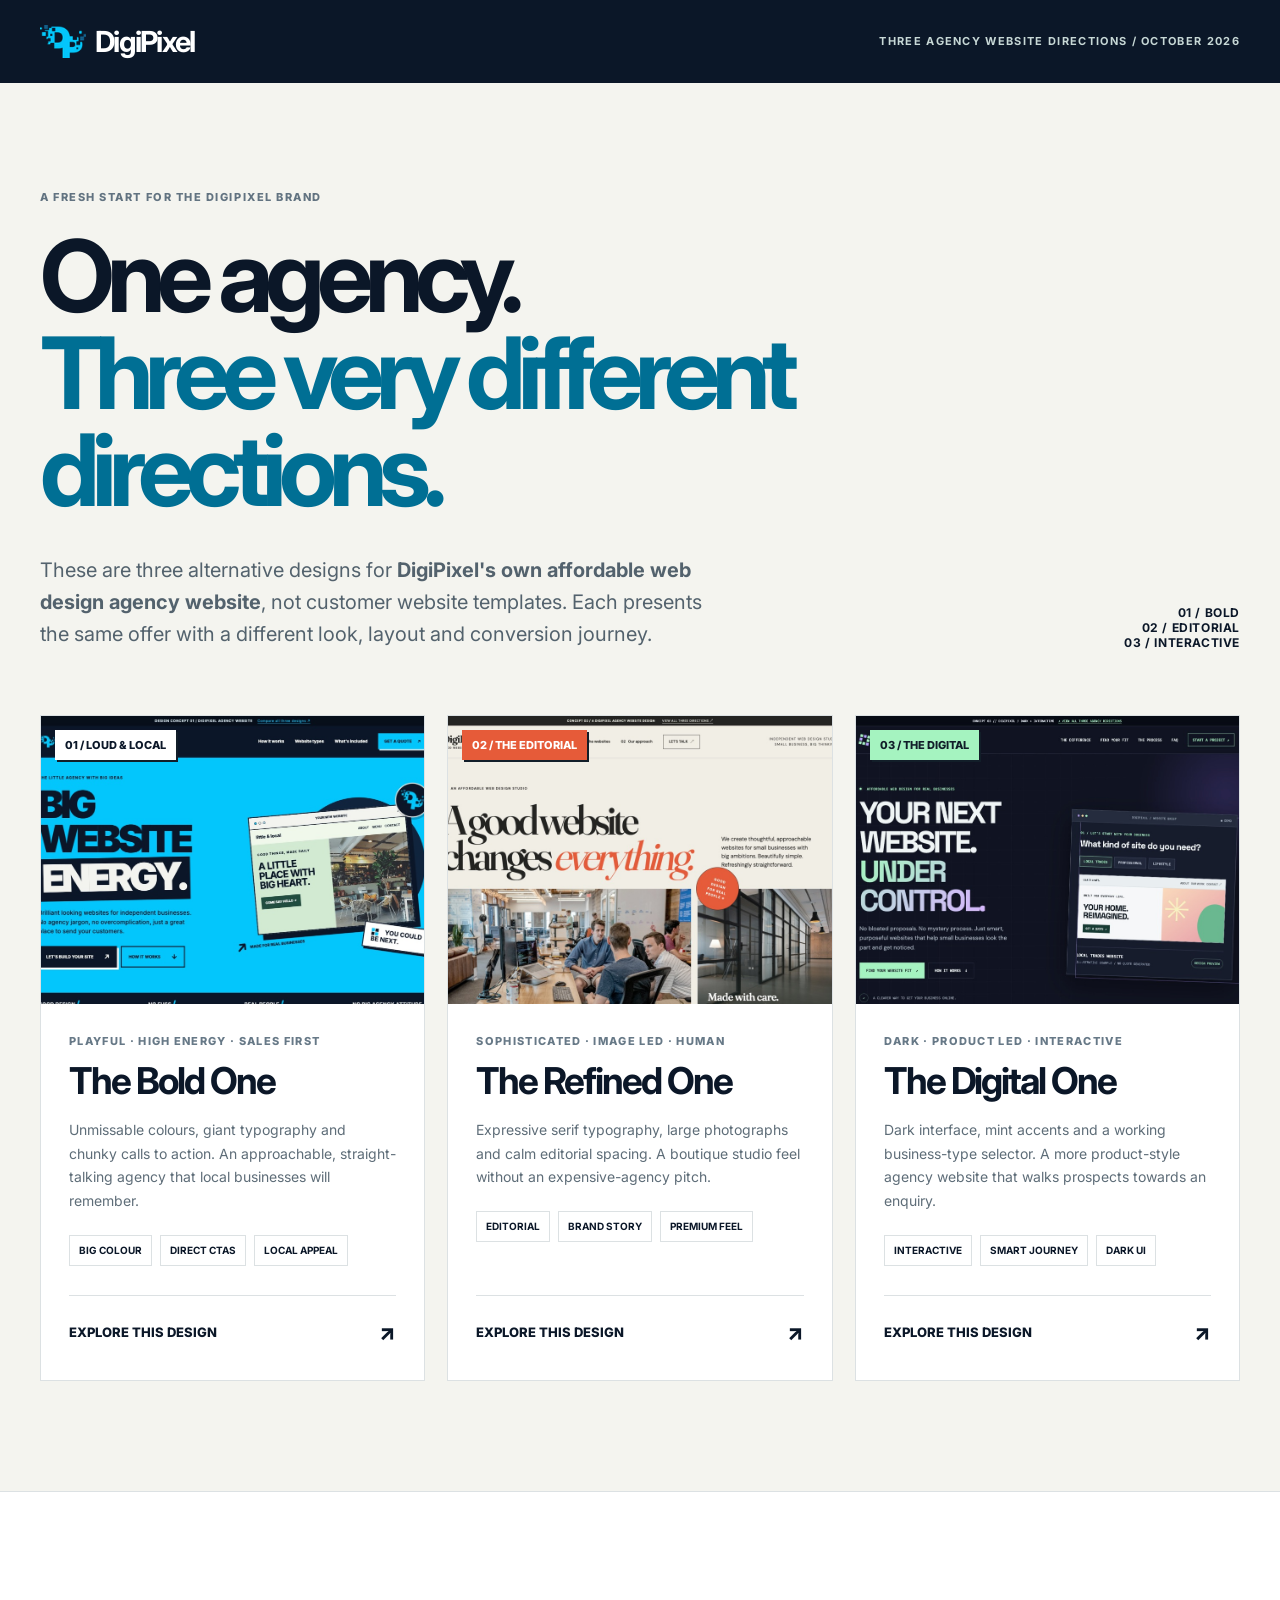
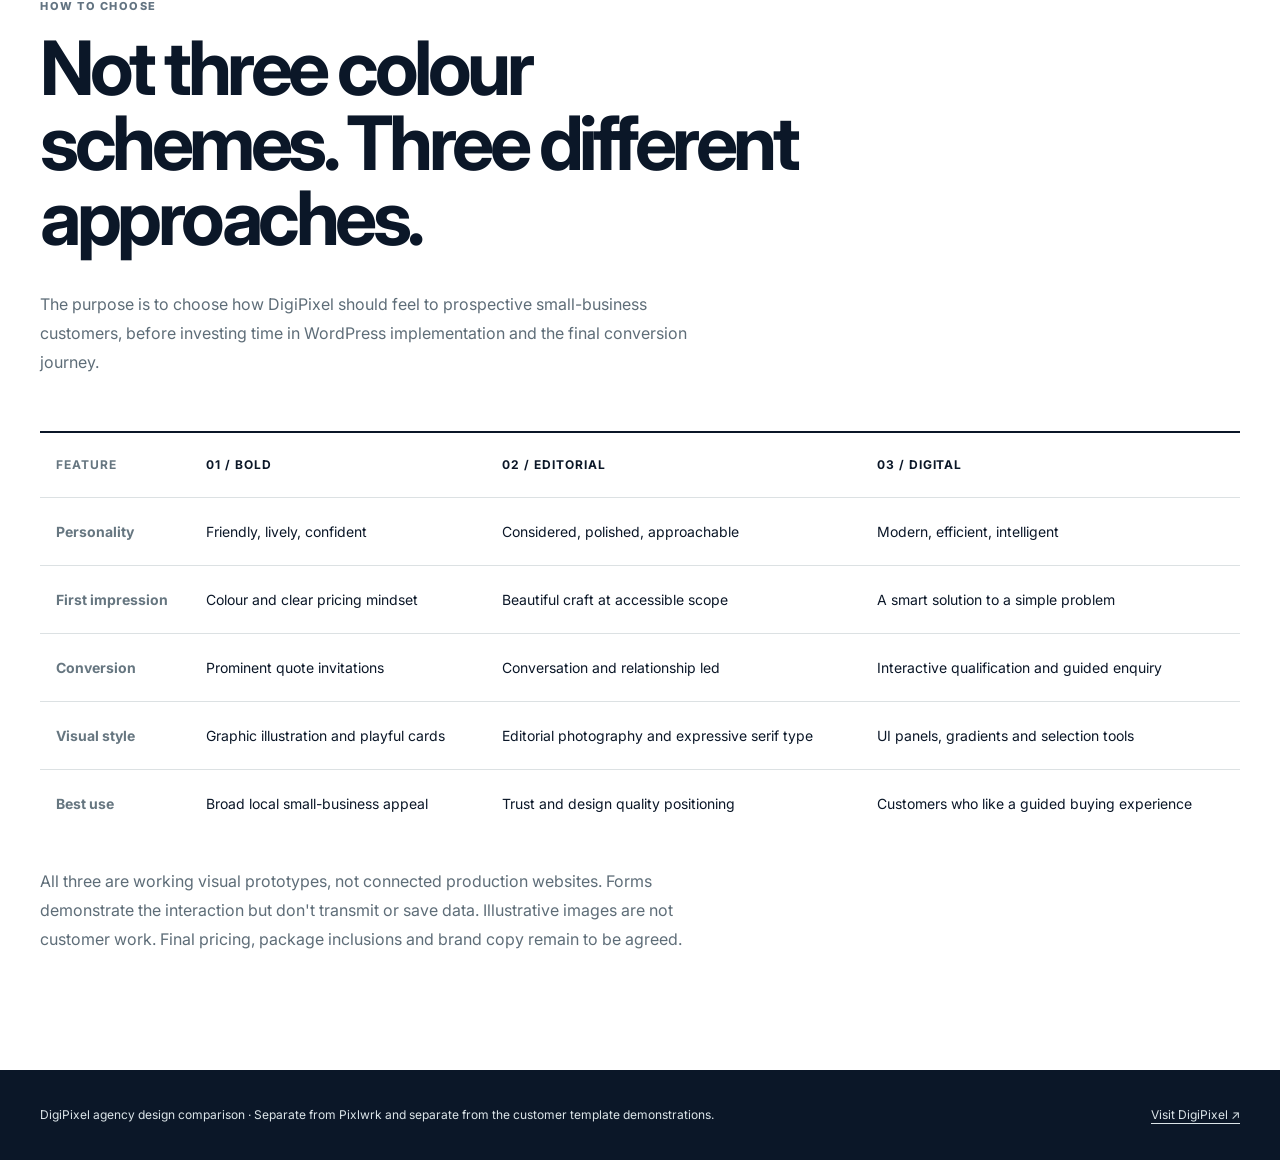
<file: docs/index.html>
<!doctype html>
<html lang="en-GB"><head><meta charset="UTF-8"><meta name="viewport" content="width=device-width,initial-scale=1">
<meta name="robots" content="noindex,nofollow,noarchive">
<meta name="theme-color" content="#111d2a">
<meta name="description" content="Compare three distinct website design directions for DigiPixel, the affordable web design agency.">
<title>DigiPixel / Three agency website design directions</title>
<link rel="preconnect" href="https://fonts.googleapis.com"><link rel="preconnect" href="https://fonts.gstatic.com" crossorigin>
<link href="https://fonts.googleapis.com/css2?family=Inter:wght@400;500;600;700;800;900&amp;display=swap" rel="stylesheet">
<style>
:root{--ink:#111e29;--muted:#60707d;--line:#dce1e3;--paper:#f4f6f7;--blue:#2445f5}*{box-sizing:border-box}html{scroll-behavior:smooth}body{margin:0;background:var(--paper);color:var(--ink);font:16px/1.5 "Inter",ui-sans-serif,system-ui,sans-serif}a{color:inherit;text-decoration:none}:focus-visible{outline:3px solid #2445f5;outline-offset:5px}img{display:block;width:100%;height:auto}.wrap{width:min(1310px,calc(100% - 80px));margin:auto}.skip{position:absolute;top:-70px;left:10px;padding:10px;background:#fff}.skip:focus{top:10px}
.top{background:var(--ink);color:white;padding:24px 0}.top-inner{display:flex;justify-content:space-between;align-items:center;gap:20px}.brand{font:700 30px "Inter",ui-sans-serif,system-ui,sans-serif;letter-spacing:-1.6px}.brand span{color:#93f3c0}.top .label{font-size:11px;font-weight:700;letter-spacing:.12em;text-transform:uppercase;color:#c7d8d6}
.hero{padding:100px 0 65px}.kicker{font-size:11px;font-weight:800;text-transform:uppercase;letter-spacing:.14em;color:#627381}.hero h1{font:700 clamp(62px,7.8vw,115px)/.97 "Inter",ui-sans-serif,system-ui,sans-serif;letter-spacing:-.08em;max-width:1080px;margin:21px 0 35px}.hero h1 span{color:var(--blue)}.hero-bottom{display:flex;justify-content:space-between;align-items:end;gap:35px}.hero-bottom p{max-width:670px;font-size:20px;line-height:1.6;color:#53626d;margin:0}.hero-bottom .stamp{font:700 12px "Inter",ui-sans-serif,system-ui,sans-serif;text-align:right;letter-spacing:.05em}
.cards{display:grid;grid-template-columns:repeat(3,1fr);gap:22px;padding-bottom:110px}.card{background:white;border:1px solid var(--line);display:flex;flex-direction:column;min-width:0;transition:transform .2s,box-shadow .2s}.card:hover{transform:translateY(-6px);box-shadow:0 18px 28px #17283914}.card .image{height:288px;overflow:hidden;position:relative;background:#e8e9ed}.card img{height:100%;object-fit:cover;object-position:top}.card:nth-child(1) .image{background:#ffdf3d}.card:nth-child(2) .image{background:#f1eee6}.card:nth-child(3) .image{background:#101321}.card .number{position:absolute;top:14px;left:14px;background:#fff;padding:7px 10px;font-size:11px;font-weight:800;box-shadow:2px 2px 0 #121e29}.card:nth-child(2) .number{background:#e65b39;color:white}.card:nth-child(3) .number{background:#a5f3c0;color:#111e29}.card-content{padding:29px 28px 31px;display:flex;flex-direction:column;flex:1}.card .type{font-size:11px;font-weight:800;letter-spacing:.12em;text-transform:uppercase;color:#677987}.card h2{font:700 37px/1.05 "Inter",ui-sans-serif,system-ui,sans-serif;letter-spacing:-.055em;margin:13px 0 17px}.card p{font-size:14px;color:#5e6d78;line-height:1.7;margin:0 0 22px}.traits{display:flex;gap:8px;flex-wrap:wrap;margin-bottom:29px}.traits span{border:1px solid var(--line);padding:7px 9px;font-size:10px;font-weight:700}.card .cta{margin-top:auto;display:flex;justify-content:space-between;align-items:center;border-top:1px solid var(--line);padding-top:20px;font-weight:800;font-size:13px}.card .cta span{font-size:22px}.card:hover .cta{color:var(--blue)}
.compare{border-top:1px solid var(--line);background:white;padding:100px 0}.compare h2{font:700 clamp(43px,6vw,75px)/1 "Inter",ui-sans-serif,system-ui,sans-serif;letter-spacing:-.06em;max-width:760px;margin:14px 0 35px}.compare p{font-size:16px;color:#5e6d78;line-height:1.8;max-width:660px}.table-wrap{overflow-x:auto;border-top:2px solid var(--ink);margin-top:55px}table{border-collapse:collapse;width:100%;min-width:680px;font-size:14px;text-align:left}th,td{padding:23px 16px;border-bottom:1px solid var(--line);vertical-align:top}th{font-size:12px;text-transform:uppercase;letter-spacing:.08em}th:first-child{width:150px;color:#667680}td:first-child{font-weight:700;color:#667680}tr:last-child td{border-bottom:0}.note{margin-top:30px;font-size:12px;color:#71808c}.footer{background:var(--ink);color:#dce5e9;padding:36px 0}.footer-inner{display:flex;justify-content:space-between;gap:20px;align-items:center;font-size:12px}.footer-inner a{text-decoration:underline;text-underline-offset:4px}
@media(max-width:1100px){.wrap{width:calc(100% - 50px)}.cards{gap:14px}.card-content{padding:22px 19px}.card h2{font-size:32px}.card .image{height:242px}}
@media(max-width:800px){.cards{grid-template-columns:1fr 1fr}.card:last-child{grid-column:span 2}.card .image{height:300px}.card:last-child .image{height:360px}.hero{padding:70px 0 50px}.hero-bottom{flex-direction:column;align-items:start}.hero-bottom .stamp{text-align:left}.compare{padding:70px 0}}
@media(max-width:530px){.wrap{width:calc(100% - 34px)}.top .label{font-size:10px;text-align:right;max-width:150px}.brand{font-size:26px}.hero{padding:60px 0 38px}.hero h1{font-size:clamp(56px,12.3vw,74px)}.hero-bottom p{font-size:16px}.cards{grid-template-columns:1fr;gap:18px;padding-bottom:65px}.card:last-child{grid-column:auto}.card .image,.card:last-child .image{height:240px}.card-content{padding:22px}.card h2{font-size:35px}.compare h2{font-size:48px}.footer-inner{flex-direction:column;align-items:start}}
@media(prefers-reduced-motion:reduce){html{scroll-behavior:auto}*,*:before,*:after{transition:none!important}}

/* Brand alignment for DigiPixel comparison hub; the other two concepts remain unchanged. */
:root{--ink:#0b1728;--blue:#03c6fc;--paper:#f4f4ef}
.brand{display:inline-flex;gap:9px;align-items:center;font-family:Inter,ui-sans-serif,system-ui,sans-serif;font-size:29px;font-weight:900;letter-spacing:-.06em}
.brand img{width:46px;height:35px;object-fit:contain;flex:0 0 auto}
.brand strong{white-space:nowrap}
.hero h1 span{color:#006f94}
.card:hover .cta{color:#006f94}
@media(max-width:530px){.brand{font-size:24px}.brand img{width:37px;height:29px}}
</style><link rel="icon" type="image/png" href="./assets/digipixel-logo.png"></head>
<body>
<a href="#main" class="skip">Skip to main content</a>
<header class="top"><div class="wrap top-inner"><div class="brand"><img src="./assets/digipixel-logo.png" width="60" height="42" alt=""><strong>DigiPixel</strong></div><span class="label">Three agency website directions / October 2026</span></div></header>
<main id="main">
<section class="hero"><div class="wrap"><span class="kicker">A fresh start for the DigiPixel brand</span><h1>One agency.<br><span>Three very different directions.</span></h1>
<div class="hero-bottom"><p>These are three alternative designs for <strong>DigiPixel's own affordable web design agency website</strong>, not customer website templates. Each presents the same offer with a different look, layout and conversion journey.</p><span class="stamp">01 / BOLD<br>02 / EDITORIAL<br>03 / INTERACTIVE</span></div>
</div></section>
<div class="wrap"><div class="cards">
<a class="card" href="./bold/" aria-label="Open concept 01: Bold and colourful"><div class="image"><img src="./assets/bold-card.jpg" alt="Actual screenshot of the bold yellow and electric blue DigiPixel agency website design" loading="eager"><span class="number">01 / LOUD & LOCAL</span></div><div class="card-content"><span class="type">Playful · High energy · Sales first</span><h2>The Bold One</h2><p>Unmissable colours, giant typography and chunky calls to action. An approachable, straight-talking agency that local businesses will remember.</p><div class="traits"><span>BIG COLOUR</span><span>DIRECT CTAS</span><span>LOCAL APPEAL</span></div><div class="cta">EXPLORE THIS DESIGN <span>↗</span></div></div></a>
<a class="card" href="./editorial/" aria-label="Open concept 02: Editorial and refined"><div class="image"><img src="./assets/editorial-card.jpg" alt="Actual screenshot of the refined editorial DigiPixel agency website design" loading="eager"><span class="number">02 / THE EDITORIAL</span></div><div class="card-content"><span class="type">Sophisticated · Image led · Human</span><h2>The Refined One</h2><p>Expressive serif typography, large photographs and calm editorial spacing. A boutique studio feel without an expensive-agency pitch.</p><div class="traits"><span>EDITORIAL</span><span>BRAND STORY</span><span>PREMIUM FEEL</span></div><div class="cta">EXPLORE THIS DESIGN <span>↗</span></div></div></a>
<a class="card" href="./interactive/" aria-label="Open concept 03: Dark and interactive"><div class="image"><img src="./assets/interactive-card.jpg" alt="Actual screenshot of the dark navy and mint interactive DigiPixel agency website design" loading="eager"><span class="number">03 / THE DIGITAL</span></div><div class="card-content"><span class="type">Dark · Product led · Interactive</span><h2>The Digital One</h2><p>Dark interface, mint accents and a working business-type selector. A more product-style agency website that walks prospects towards an enquiry.</p><div class="traits"><span>INTERACTIVE</span><span>SMART JOURNEY</span><span>DARK UI</span></div><div class="cta">EXPLORE THIS DESIGN <span>↗</span></div></div></a>
</div></div>
<section class="compare"><div class="wrap"><span class="kicker">How to choose</span><h2>Not three colour schemes. Three different approaches.</h2><p>The purpose is to choose how DigiPixel should feel to prospective small-business customers, before investing time in WordPress implementation and the final conversion journey.</p>
<div class="table-wrap"><table><thead><tr><th>Feature</th><th>01 / Bold</th><th>02 / Editorial</th><th>03 / Digital</th></tr></thead><tbody>
<tr><td>Personality</td><td>Friendly, lively, confident</td><td>Considered, polished, approachable</td><td>Modern, efficient, intelligent</td></tr>
<tr><td>First impression</td><td>Colour and clear pricing mindset</td><td>Beautiful craft at accessible scope</td><td>A smart solution to a simple problem</td></tr>
<tr><td>Conversion</td><td>Prominent quote invitations</td><td>Conversation and relationship led</td><td>Interactive qualification and guided enquiry</td></tr>
<tr><td>Visual style</td><td>Graphic illustration and playful cards</td><td>Editorial photography and expressive serif type</td><td>UI panels, gradients and selection tools</td></tr>
<tr><td>Best use</td><td>Broad local small-business appeal</td><td>Trust and design quality positioning</td><td>Customers who like a guided buying experience</td></tr>
</tbody></table></div>
<p class="note">All three are working visual prototypes, not connected production websites. Forms demonstrate the interaction but don't transmit or save data. Illustrative images are not customer work. Final pricing, package inclusions and brand copy remain to be agreed.</p>
</div></section>
</main>
<footer class="footer"><div class="wrap footer-inner"><span>DigiPixel agency design comparison · Separate from Pixlwrk and separate from the customer template demonstrations.</span><a href="https://digipixel.uk/" target="_blank" rel="noopener">Visit DigiPixel ↗</a></div></footer>
</body></html>
</file>
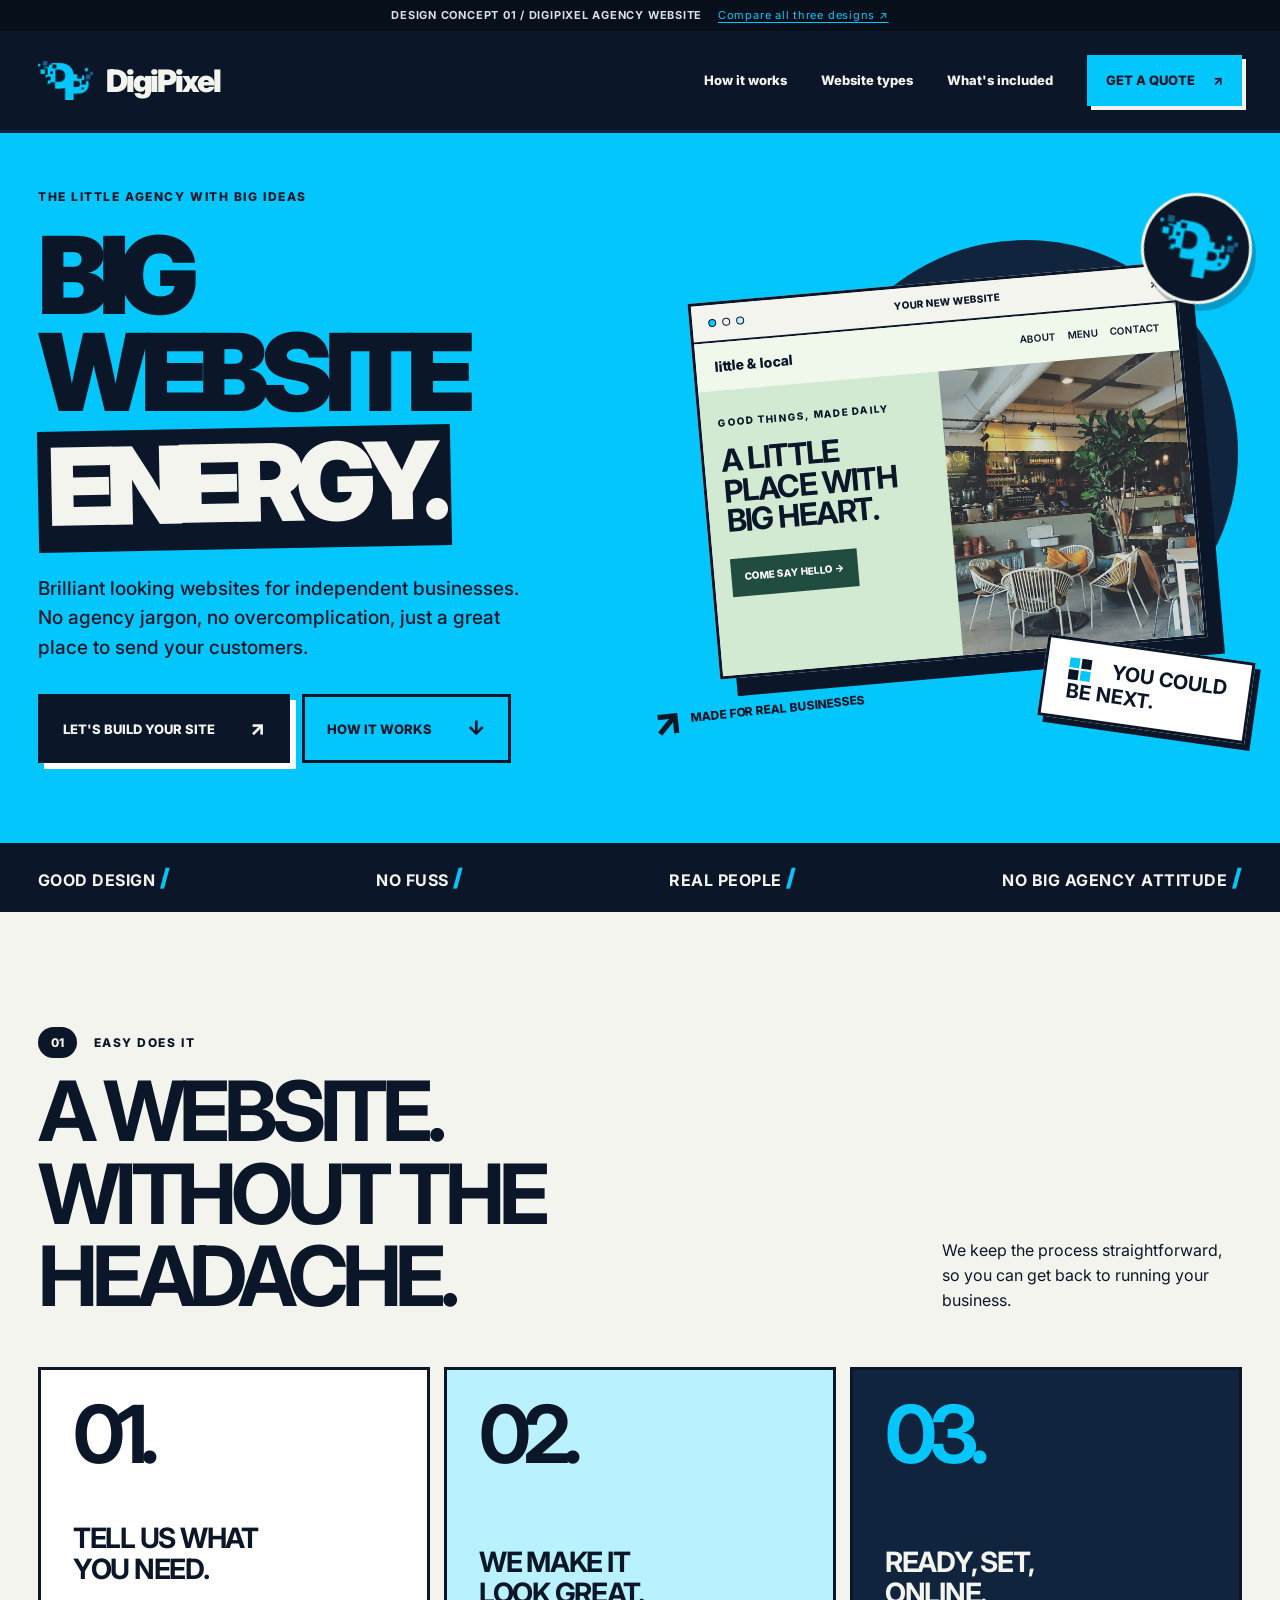
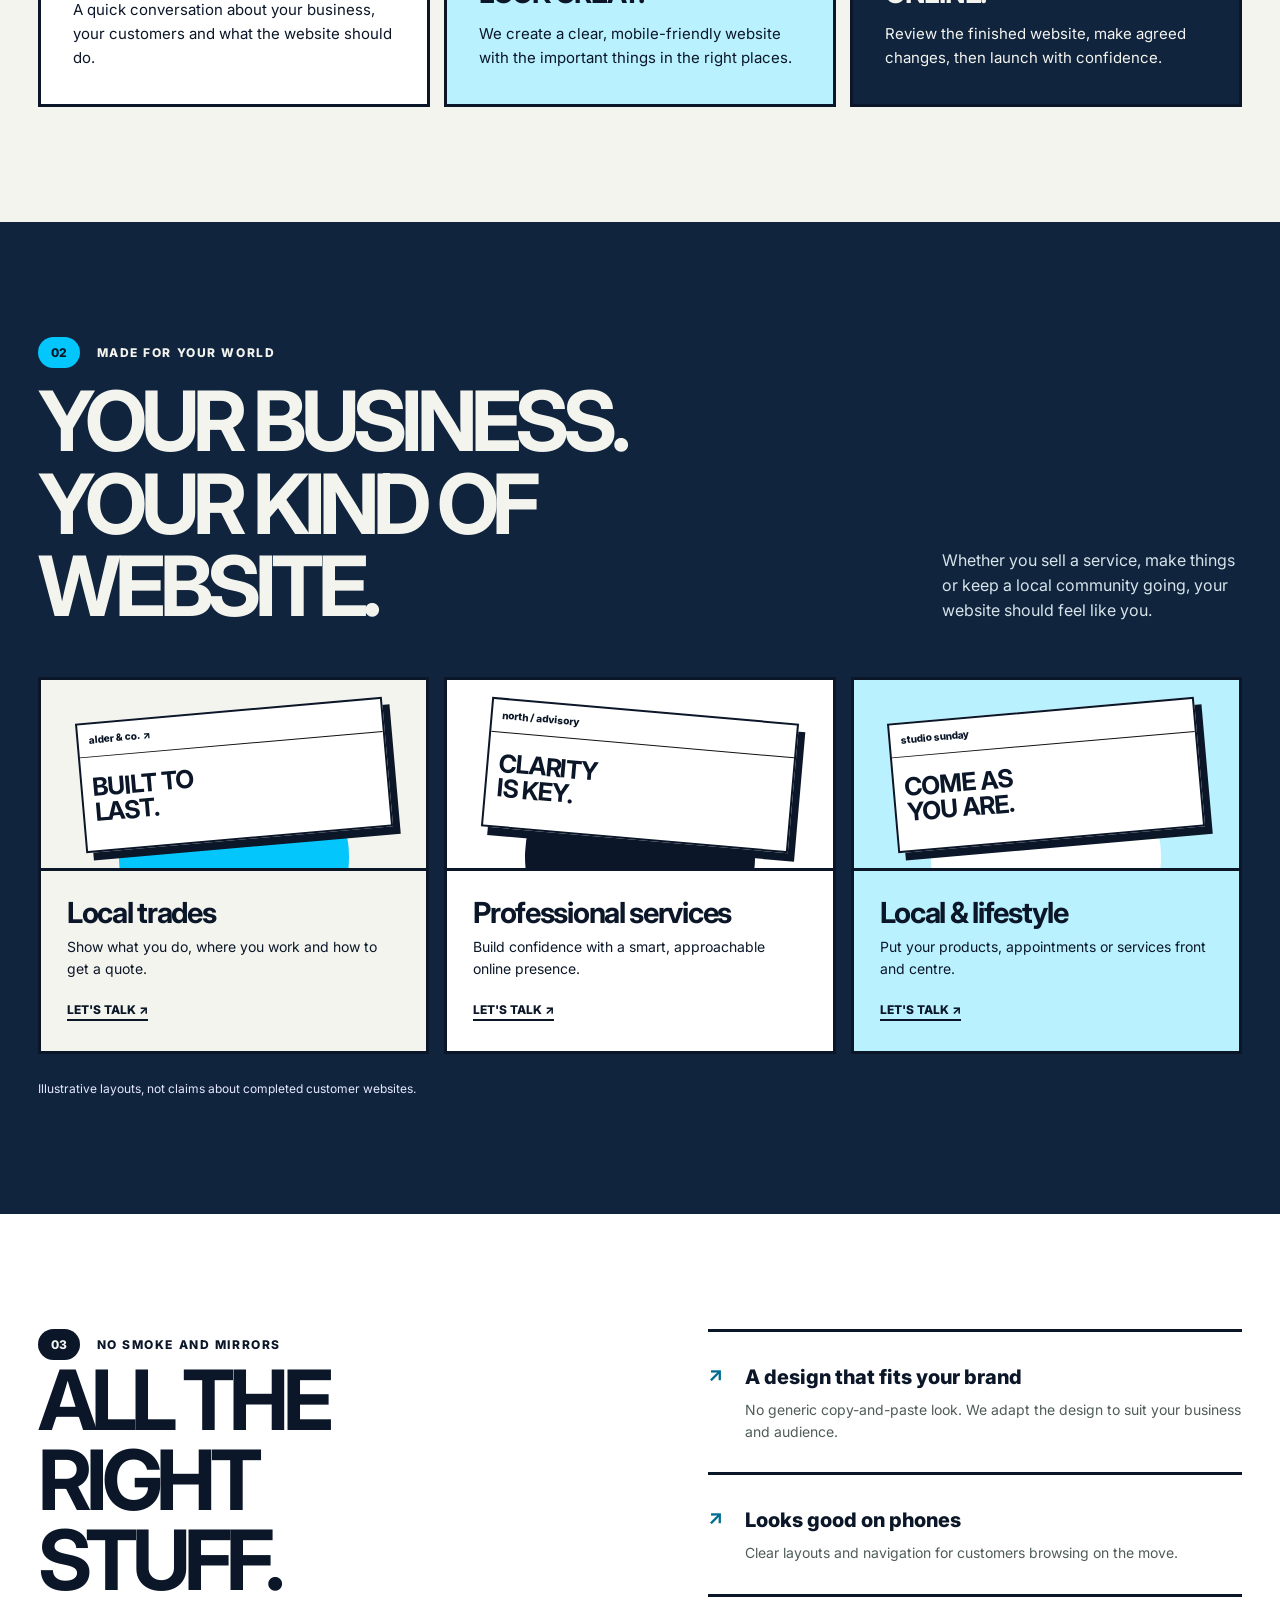
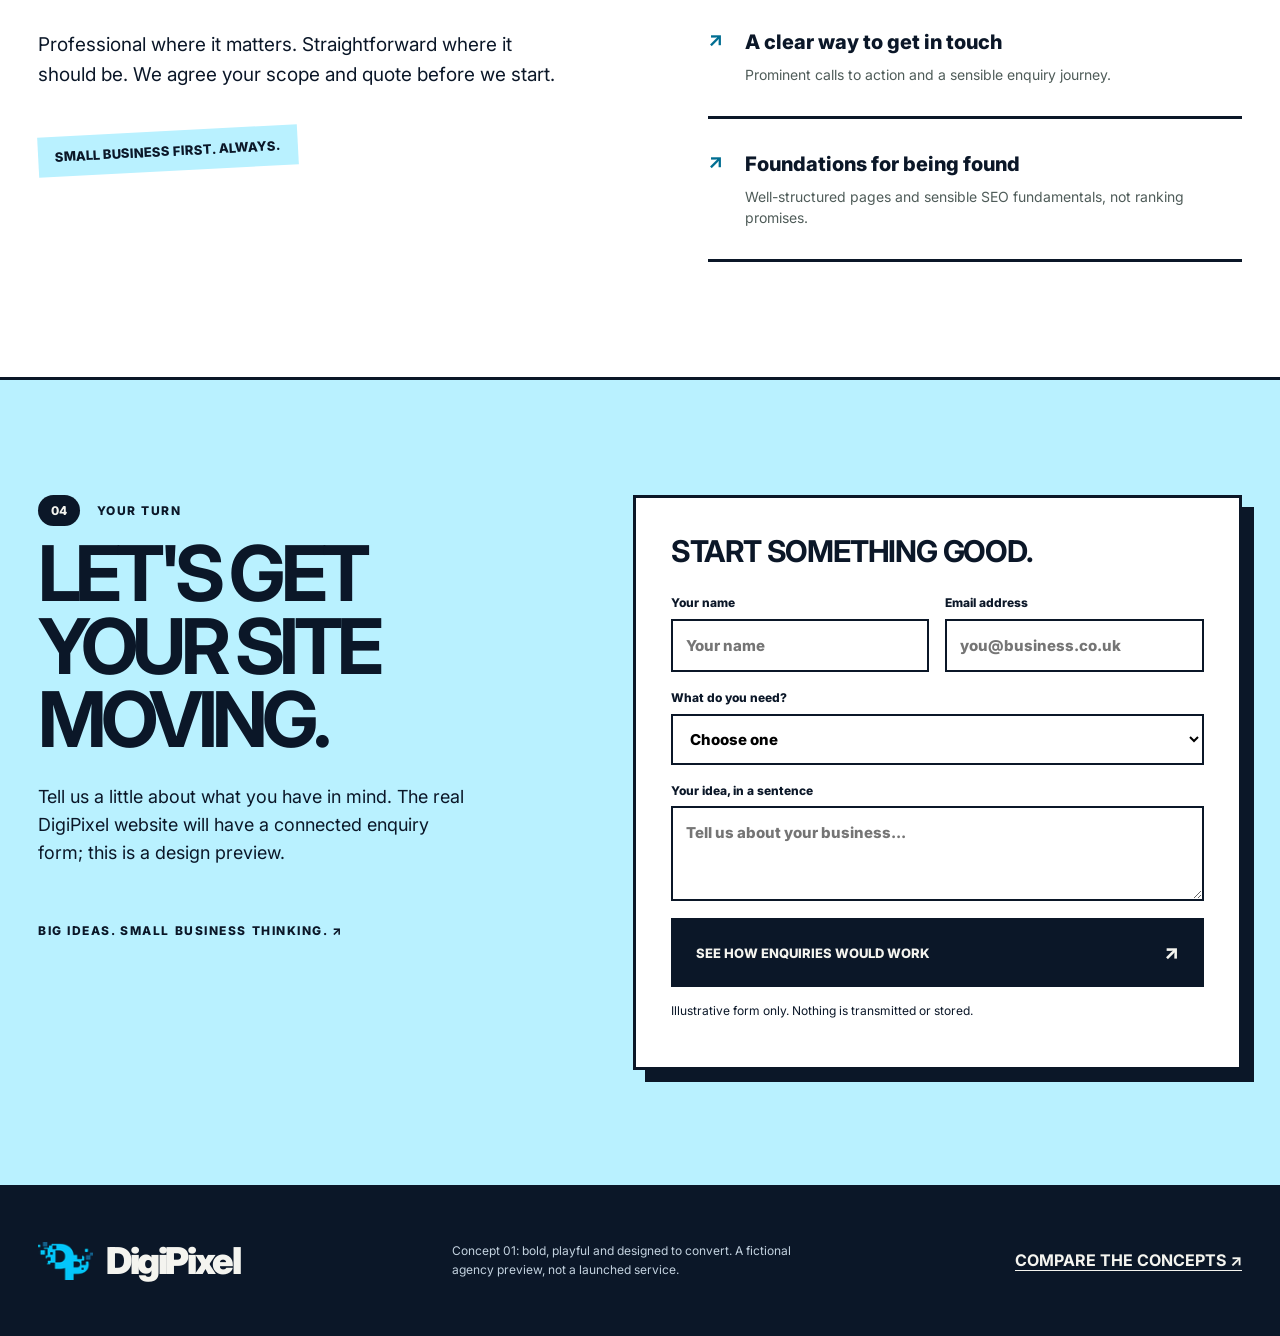
<file: docs/bold/index.html>
<!doctype html>
<html lang="en-GB">
<head>
<meta charset="UTF-8"><meta name="viewport" content="width=device-width,initial-scale=1">
<meta name="robots" content="noindex,nofollow,noarchive">
<meta name="theme-color" content="#0b1728">
<meta name="description" content="Bold, colourful DigiPixel agency website concept. Affordable, professional websites for small UK businesses.">
<title>DigiPixel — Big website energy. / Concept 01</title>
<link rel="preconnect" href="https://fonts.googleapis.com"><link rel="preconnect" href="https://fonts.gstatic.com" crossorigin>
<link href="https://fonts.googleapis.com/css2?family=Inter:wght@400;500;600;700;800;900&amp;display=swap" rel="stylesheet">
<style>
:root{--blue:#03c6fc;--black:#0b1728;--yellow:#03c6fc;--off:#f4f4ef;--pink:#b9f1ff;--line:3px solid var(--black)}
*{box-sizing:border-box}html{scroll-behavior:smooth}body{margin:0;background:var(--off);color:var(--black);font:16px/1.55 "Inter",ui-sans-serif,system-ui,sans-serif}a{color:inherit;text-decoration:none}button,input,select,textarea{font:inherit}button{cursor:pointer}img{max-width:100%;display:block}::selection{background:var(--pink)}:focus-visible{outline:3px solid var(--blue);outline-offset:5px}.skip{position:absolute;top:-70px;left:10px;background:#fff;padding:10px;z-index:500}.skip:focus{top:10px}.wrap{width:min(1240px,calc(100% - 76px));margin:0 auto}
.demo{background:var(--black);color:#fff;padding:7px 22px;font-size:11px;text-align:center;letter-spacing:.07em}.demo a{text-decoration:underline;text-underline-offset:3px;margin-left:12px}.header{background:var(--yellow);border-bottom:var(--line);position:relative;z-index:15}.header-inner{display:flex;align-items:center;justify-content:space-between;gap:25px;min-height:99px}.logo{display:flex;align-items:center;gap:12px;font-family:"Inter",ui-sans-serif,system-ui,sans-serif;font-size:34px;font-weight:700;letter-spacing:-2px;line-height:1}.logo .pix{width:37px;height:37px;display:grid;grid-template-columns:repeat(2,1fr);grid-template-rows:repeat(2,1fr);gap:3px;transform:rotate(-9deg)}.pix b{background:var(--blue)}.pix b:nth-child(2){background:var(--black)}.pix b:nth-child(3){background:var(--pink)}.pix b:nth-child(4){background:white}.logo .dot{color:var(--blue)}.nav{display:flex;align-items:center;gap:34px;font-size:13px;font-weight:800}.nav a:not(.nav-cta):hover{text-decoration:underline;text-decoration-thickness:2px;text-underline-offset:6px}.nav-cta{display:inline-flex;align-items:center;gap:18px;background:var(--black);color:#fff;padding:15px 19px;box-shadow:4px 4px 0 var(--blue)}.nav-cta:hover{transform:translate(-2px,-2px);box-shadow:6px 6px 0 var(--blue)}.menu-toggle{display:none;border:2px solid currentColor;background:transparent;padding:9px 12px;font-weight:800}
.eyebrow{font-weight:800;text-transform:uppercase;letter-spacing:.13em;font-size:12px}.hero{background:var(--yellow);border-bottom:var(--line);overflow:hidden}.hero-grid{min-height:675px;display:grid;grid-template-columns:1.06fr .94fr;gap:35px;align-items:center;padding:55px 0 80px}.hero h1{font:700 clamp(70px,8.4vw,126px)/.91 "Inter",ui-sans-serif,system-ui,sans-serif;letter-spacing:-.085em;margin:20px 0 25px;max-width:820px}.hero h1 span{color:var(--blue)}.hero .lead{font-size:19px;line-height:1.55;max-width:500px;margin:0 0 32px}.actions{display:flex;flex-wrap:wrap;gap:12px}.btn{display:inline-flex;align-items:center;justify-content:space-between;gap:35px;padding:16px 22px;min-height:59px;border:3px solid var(--black);font-size:13px;font-weight:800;transition:transform .2s,box-shadow .2s}.btn.dark{background:var(--black);color:#fff;box-shadow:6px 6px 0 var(--blue)}.btn.light{background:transparent}.btn.dark:hover{transform:translate(-2px,-2px);box-shadow:8px 8px 0 var(--blue)}.btn.light:hover{background:#fff}.btn .arrow{font-size:20px}.hero-art{height:535px;position:relative;isolation:isolate}.hero-art:before{content:"";position:absolute;width:400px;height:400px;border-radius:50%;background:var(--pink);top:42px;right:3px;z-index:-1}.hero-art:after{content:"";position:absolute;font-size:140px;line-height:1;top:-18px;right:-15px;color:var(--blue);transform:rotate(14deg);z-index:2}.browser{background:white;border:3px solid var(--black);box-shadow:16px 18px 0 var(--black);overflow:hidden}.hero-browser{position:absolute;top:74px;left:10px;width:89%;transform:rotate(-5deg)}.browser-bar{height:38px;display:flex;align-items:center;justify-content:space-between;padding:0 16px;background:#f4f4f1;border-bottom:2px solid #141a19;font-size:10px;font-weight:800}.browser-dots{display:flex;gap:6px}.browser-dots i{width:8px;height:8px;border:1.5px solid #142020;border-radius:50%;background:#ffb49f}.browser-dots i:nth-child(2){background:#ffdf3d}.browser-dots i:nth-child(3){background:#b4dbbf}.mock-navbar{display:flex;justify-content:space-between;align-items:center;padding:13px 18px;background:#eff8eb;font-size:14px;font-weight:800}.mock-navbar span{font-size:10px;font-weight:600}.mock-hero{display:grid;grid-template-columns:1fr 1fr;min-height:285px;background:#d2ead2}.mock-hero-text{padding:25px 17px}.mock-hero-text small{display:block;font-size:10px;font-weight:800;letter-spacing:.13em;margin-bottom:15px}.mock-hero-text strong{display:block;font:700 31px/.98 "Inter",ui-sans-serif,system-ui,sans-serif;letter-spacing:-1.5px}.mock-hero-text em{display:inline-block;background:#214c40;color:#fff;font-style:normal;font-size:10px;font-weight:800;padding:11px 13px;margin-top:23px}.mock-hero img{width:100%;height:100%;min-height:285px;object-fit:cover}.floating{position:absolute;background:#fff;border:3px solid var(--black);box-shadow:6px 6px 0 var(--black);transform:rotate(8deg);bottom:14px;right:-9px;padding:15px 22px;font:700 20px/1.1 "Inter",ui-sans-serif,system-ui,sans-serif;z-index:3}.floating .spark{color:var(--blue);font-size:28px}.hero-scribble{position:absolute;bottom:1px;left:-40px;display:flex;align-items:center;gap:9px;font-weight:800;font-size:12px;transform:rotate(-6deg)}.hero-scribble span{font-size:40px}
.ticker{background:var(--blue);color:#fff;border-bottom:var(--line);overflow:hidden;padding:17px 0}.ticker-inner{display:flex;justify-content:space-between;align-items:center;gap:40px;font:700 16px "Inter",ui-sans-serif,system-ui,sans-serif;letter-spacing:.03em}.ticker-inner span{white-space:nowrap}.ticker-inner b{font-size:23px;color:var(--yellow)}
section{scroll-margin-top:20px}.section{padding:115px 0}.section-head{display:flex;justify-content:space-between;align-items:end;gap:30px;margin-bottom:50px}.section-head h2{font:700 clamp(48px,6.5vw,92px)/.99 "Inter",ui-sans-serif,system-ui,sans-serif;letter-spacing:-.075em;margin:12px 0 0;max-width:760px}.section-head p{font-size:16px;max-width:300px;margin:0 0 5px}.number{display:inline-block;border-radius:100px;background:var(--black);color:#fff;font:800 12px "Inter",ui-sans-serif,system-ui,sans-serif;padding:8px 13px;margin-right:12px;letter-spacing:0}
.steps{background:#f8f8ef}.step-grid{display:grid;grid-template-columns:repeat(3,1fr);gap:14px}.step{border:var(--line);background:#fff;padding:30px 32px 34px;min-height:340px;display:flex;flex-direction:column}.step:nth-child(2){background:var(--pink)}.step:nth-child(3){background:#cfe6d0}.step .n{font:700 80px/.85 "Inter",ui-sans-serif,system-ui,sans-serif;letter-spacing:-.1em;color:var(--blue)}.step h3{font:700 28px/1.1 "Inter",ui-sans-serif,system-ui,sans-serif;letter-spacing:-.045em;margin:auto 0 14px}.step p{margin:0;font-size:15px;line-height:1.6}
.websites{background:var(--blue);color:#fff}.websites .section-head p{color:#e0e5ff}.websites .number{background:var(--yellow);color:var(--black)}.type-grid{display:grid;grid-template-columns:repeat(3,1fr);gap:15px}.type{min-height:360px;display:flex;flex-direction:column;background:#f1f1e5;color:var(--black);border:3px solid var(--black);overflow:hidden}.type:nth-child(2){background:#f9c8d8}.type:nth-child(3){background:#c4f0da}.type-visual{height:188px;display:flex;align-items:center;justify-content:center;position:relative;overflow:hidden}.type-visual .oval{border-radius:200px;height:230px;width:230px;position:absolute;bottom:-104px;transform:rotate(-18deg);background:#ffa7ae}.type:nth-child(2) .oval{background:#5133ee;transform:rotate(25deg)}.type:nth-child(3) .oval{background:#ffdc45}.mini-site{width:80%;background:white;border:2px solid var(--black);box-shadow:7px 8px 0 #142020;transform:rotate(-5deg);position:relative;z-index:1;overflow:hidden}.type:nth-child(2) .mini-site{transform:rotate(5deg)}.mini-site div{padding:8px 10px;border-bottom:1.5px solid #111;font-size:10px;font-weight:800}.mini-site strong{display:block;font:700 25px/1 "Inter",ui-sans-serif,system-ui,sans-serif;letter-spacing:-1px;padding:18px 10px 25px}.type-info{padding:26px 26px 30px;border-top:3px solid var(--black);margin-top:auto}.type h3{font:700 29px/1.1 "Inter",ui-sans-serif,system-ui,sans-serif;letter-spacing:-.045em;margin:0 0 7px}.type p{margin:0;font-size:14px}.type .type-link{display:inline-block;border-bottom:2px solid currentColor;font-weight:800;font-size:12px;margin-top:21px}
.promise{background:#fff}.promise-grid{display:grid;grid-template-columns:1.05fr .95fr;gap:80px;align-items:start}.promise h2{font:700 clamp(54px,6.5vw,92px)/.96 "Inter",ui-sans-serif,system-ui,sans-serif;letter-spacing:-.075em;margin:0 0 30px}.promise .side-note{font-size:19px;max-width:530px;line-height:1.6}.promise-list{border-top:var(--line)}.promise-item{display:flex;gap:22px;align-items:start;padding:30px 0;border-bottom:var(--line)}.promise-item span{font:700 20px "Inter",ui-sans-serif,system-ui,sans-serif;color:var(--blue)}.promise-item h3{font-size:20px;margin:0 0 6px;font-weight:800}.promise-item p{margin:0;font-size:14px;color:#4f5c59}.promise-note{display:inline-block;background:var(--yellow);padding:10px 17px;transform:rotate(-3deg);font-weight:800;font-size:13px;margin-top:22px}
.contact{background:var(--yellow);border-top:var(--line)}.contact-grid{display:grid;grid-template-columns:.9fr 1.1fr;gap:8%;align-items:start}.contact h2{font:700 clamp(58px,6vw,91px)/.95 "Inter",ui-sans-serif,system-ui,sans-serif;letter-spacing:-.075em;margin:12px 0 26px}.contact .contact-copy{font-size:18px;max-width:430px}.contact-card{background:#fff;border:var(--line);box-shadow:12px 12px 0 var(--black);padding:35px}.contact-card h3{font:700 30px "Inter",ui-sans-serif,system-ui,sans-serif;letter-spacing:-.04em;margin:0 0 25px}.fields{display:grid;grid-template-columns:1fr 1fr;gap:16px}.contact-card label{display:flex;flex-direction:column;gap:6px;font-size:12px;font-weight:800;margin-bottom:17px}.contact-card input,.contact-card select,.contact-card textarea{width:100%;border:2px solid var(--black);border-radius:0;padding:13px;background:#fbfbf8;min-width:0;font-size:15px}.contact-card textarea{min-height:95px;resize:vertical}.contact-card button{width:100%;text-align:left}.note{font-size:12px;line-height:1.6;margin-top:14px}.notice{background:#e5f2ea;border:2px solid var(--black);font-size:13px;padding:12px 14px;margin-top:16px;font-weight:700}
.footer{background:var(--black);color:white}.footer-inner{padding:55px 0;display:flex;justify-content:space-between;align-items:center;gap:30px}.footer .logo{font-size:37px}.footer .tag{font-size:12px;color:#a5b4b4;max-width:350px}.footer a:not(.logo){text-decoration:underline;text-underline-offset:4px;font-weight:700}
@media(max-width:1050px){.wrap{width:calc(100% - 50px)}.hero-grid{grid-template-columns:1fr 1fr}.hero h1{font-size:clamp(62px,8vw,88px)}.hero-art{height:430px}.mock-hero{min-height:240px}.mock-hero img{min-height:240px}.promise-grid{gap:45px}}
@media(max-width:780px){.header-inner{min-height:78px}.logo{font-size:27px}.nav{display:none;position:absolute;top:100%;left:0;right:0;background:var(--yellow);border-bottom:var(--line);padding:22px 26px;flex-direction:column;align-items:stretch;gap:18px}.nav.open{display:flex}.menu-toggle{display:block}.hero-grid{grid-template-columns:1fr;padding:62px 0 85px;gap:25px}.hero h1{font-size:clamp(68px,12vw,120px)}.hero-art{height:480px;max-width:560px}.section{padding:85px 0}.section-head{flex-direction:column;align-items:start}.section-head p{max-width:550px}.step-grid,.type-grid{grid-template-columns:repeat(2,1fr)}.step-grid .step:last-child,.type-grid .type:last-child{grid-column:span 2}.promise-grid,.contact-grid{grid-template-columns:1fr}.ticker-inner span:last-child{display:none}}
@media(max-width:520px){.wrap{width:calc(100% - 34px)}.demo{font-size:10px;line-height:1.4}.demo a{display:block;margin:1px 0 0}.header-inner{min-height:74px}.logo{font-size:26px;gap:8px}.logo .pix{height:29px;width:29px}.hero-grid{padding:50px 0 57px}.hero h1{font-size:clamp(58px,14vw,77px);margin:17px 0}.hero .lead{font-size:16px}.hero-art{height:335px;margin-top:12px}.hero-art:before{width:265px;height:265px}.hero-art:after{font-size:75px}.hero-browser{left:8px;top:35px;width:87%;box-shadow:8px 9px 0 var(--black)}.mock-hero{min-height:168px}.mock-hero img{min-height:168px}.mock-hero-text{padding:12px}.mock-hero-text strong{font-size:21px}.mock-hero-text em{font-size:8px;padding:7px;margin-top:10px}.floating{bottom:7px;right:0;font-size:13px;padding:10px 13px}.hero-scribble{bottom:-8px;left:0;font-size:9px}.ticker-inner{font-size:12px;gap:12px}.ticker-inner span:nth-child(3){display:none}.section{padding:67px 0}.section-head h2{font-size:clamp(46px,12vw,75px)}.step-grid,.type-grid{grid-template-columns:1fr}.step-grid .step:last-child,.type-grid .type:last-child{grid-column:span 1}.step{min-height:250px}.step .n{font-size:64px}.promise h2,.contact h2{font-size:clamp(49px,12vw,69px)}.contact-card{padding:21px;box-shadow:6px 6px 0 var(--black)}.fields{grid-template-columns:1fr;gap:0}.footer-inner{align-items:start;flex-direction:column}.btn{gap:16px;min-height:54px}.actions .btn{width:100%}}
@media(prefers-reduced-motion:reduce){html{scroll-behavior:auto}*,*:before,*:after{transition:none!important;animation:none!important}}
</style>
<link rel="icon" type="image/png" href="./assets/digipixel-logo.png">
<link rel="stylesheet" href="./assets/brand.css">
</head>
<body>
<a class="skip" href="#main">Skip to content</a>
<div class="demo"><strong>DESIGN CONCEPT 01 / DIGIPIXEL AGENCY WEBSITE</strong> <a href="../">Compare all three designs ↗</a></div>
<header class="header"><div class="wrap header-inner">
<a href="#top" class="logo" aria-label="DigiPixel home"><img class="brand-symbol" src="./assets/digipixel-logo.png" width="60" height="42" alt=""><span class="brand-wordmark">DigiPixel</span></a>
<button class="menu-toggle" aria-controls="nav" aria-expanded="false" type="button">☰ Menu</button>
<nav class="nav" id="nav" aria-label="Primary navigation"><a href="#how">How it works</a><a href="#websites">Website types</a><a href="#included">What's included</a><a class="nav-cta" href="#contact">GET A QUOTE <span>↗</span></a></nav>
</div></header>
<main id="main">
<section class="hero" id="top"><div class="wrap hero-grid">
<div><div class="eyebrow">THE LITTLE AGENCY WITH BIG IDEAS</div>
<h1>BIG<br>WEBSITE<br><span>ENERGY.</span></h1>
<p class="lead">Brilliant looking websites for independent businesses. No agency jargon, no overcomplication, just a great place to send your customers.</p>
<div class="actions"><a href="#contact" class="btn dark">LET'S BUILD YOUR SITE <span class="arrow">↗</span></a><a href="#how" class="btn light">HOW IT WORKS <span class="arrow">↓</span></a></div>
</div>
<div class="hero-art" aria-label="Illustrative browser design mockup">
 <div class="browser hero-browser"><div class="browser-bar"><span class="browser-dots"><i></i><i></i><i></i></span><span>YOUR NEW WEBSITE</span><span>↗</span></div>
 <div class="mock-navbar">little & local<span>ABOUT&nbsp; &nbsp; MENU&nbsp; &nbsp; CONTACT</span></div>
 <div class="mock-hero"><div class="mock-hero-text"><small>GOOD THINGS, MADE DAILY</small><strong>A LITTLE<br>PLACE WITH<br>BIG HEART.</strong><em>COME SAY HELLO →</em></div><img src="./assets/shop.jpg" alt="Illustrative small business café interior"></div></div>
 <div class="floating"><span class="spark"></span> YOU COULD<br>BE NEXT.</div>
 <div class="hero-scribble"><span>↗</span> MADE FOR REAL BUSINESSES</div>
</div>
</div></section>
<div class="ticker" aria-label="DigiPixel benefits"><div class="wrap ticker-inner"><span>GOOD DESIGN <b>/</b></span><span>NO FUSS <b>/</b></span><span>REAL PEOPLE <b>/</b></span><span>NO BIG AGENCY ATTITUDE <b>/</b></span></div></div>
<section id="how" class="section steps"><div class="wrap"><div class="section-head"><div><div class="eyebrow"><span class="number">01</span> EASY DOES IT</div><h2>A WEBSITE.<br>WITHOUT THE<br>HEADACHE.</h2></div><p>We keep the process straightforward, so you can get back to running your business.</p></div>
<div class="step-grid">
<article class="step"><div class="n">01.</div><h3>TELL US WHAT<br>YOU NEED.</h3><p>A quick conversation about your business, your customers and what the website should do.</p></article>
<article class="step"><div class="n">02.</div><h3>WE MAKE IT<br>LOOK GREAT.</h3><p>We create a clear, mobile-friendly website with the important things in the right places.</p></article>
<article class="step"><div class="n">03.</div><h3>READY, SET,<br>ONLINE.</h3><p>Review the finished website, make agreed changes, then launch with confidence.</p></article>
</div></div></section>
<section id="websites" class="section websites"><div class="wrap"><div class="section-head"><div><div class="eyebrow"><span class="number">02</span> MADE FOR YOUR WORLD</div><h2>YOUR BUSINESS.<br>YOUR KIND OF<br>WEBSITE.</h2></div><p>Whether you sell a service, make things or keep a local community going, your website should feel like you.</p></div>
<div class="type-grid">
<article class="type"><div class="type-visual"><div class="oval"></div><div class="mini-site"><div>alder & co. ↗</div><strong>BUILT TO<br>LAST.</strong></div></div><div class="type-info"><h3>Local trades</h3><p>Show what you do, where you work and how to get a quote.</p><a href="#contact" class="type-link">LET'S TALK ↗</a></div></article>
<article class="type"><div class="type-visual"><div class="oval"></div><div class="mini-site"><div>north / advisory</div><strong>CLARITY<br>IS KEY.</strong></div></div><div class="type-info"><h3>Professional services</h3><p>Build confidence with a smart, approachable online presence.</p><a href="#contact" class="type-link">LET'S TALK ↗</a></div></article>
<article class="type"><div class="type-visual"><div class="oval"></div><div class="mini-site"><div>studio sunday</div><strong>COME AS<br>YOU ARE.</strong></div></div><div class="type-info"><h3>Local & lifestyle</h3><p>Put your products, appointments or services front and centre.</p><a href="#contact" class="type-link">LET'S TALK ↗</a></div></article>
</div><p style="font-size:12px;color:#e6e8ff;margin:26px 0 0">Illustrative layouts, not claims about completed customer websites.</p></div></section>
<section id="included" class="section promise"><div class="wrap promise-grid"><div><div class="eyebrow"><span class="number">03</span> NO SMOKE AND MIRRORS</div><h2>ALL THE<br>RIGHT<br>STUFF.</h2><p class="side-note">Professional where it matters. Straightforward where it should be. We agree your scope and quote before we start.</p><div class="promise-note">SMALL BUSINESS FIRST. ALWAYS.</div></div>
<div class="promise-list">
<div class="promise-item"><span>↗</span><div><h3>A design that fits your brand</h3><p>No generic copy-and-paste look. We adapt the design to suit your business and audience.</p></div></div>
<div class="promise-item"><span>↗</span><div><h3>Looks good on phones</h3><p>Clear layouts and navigation for customers browsing on the move.</p></div></div>
<div class="promise-item"><span>↗</span><div><h3>A clear way to get in touch</h3><p>Prominent calls to action and a sensible enquiry journey.</p></div></div>
<div class="promise-item"><span>↗</span><div><h3>Foundations for being found</h3><p>Well-structured pages and sensible SEO fundamentals, not ranking promises.</p></div></div>
</div></div></section>
<section id="contact" class="section contact"><div class="wrap contact-grid"><div><div class="eyebrow"><span class="number">04</span> YOUR TURN</div><h2>LET'S GET<br>YOUR SITE<br>MOVING.</h2><p class="contact-copy">Tell us a little about what you have in mind. The real DigiPixel website will have a connected enquiry form; this is a design preview.</p><p class="eyebrow" style="margin-top:55px">BIG IDEAS. SMALL BUSINESS THINKING. ↗</p></div>
<form class="contact-card" id="demo-form" novalidate><h3>START SOMETHING GOOD.</h3><div class="fields"><label>Your name<input name="name" autocomplete="name" required placeholder="Your name"></label><label>Email address<input name="email" type="email" autocomplete="email" required placeholder="you@business.co.uk"></label></div><label>What do you need?<select name="site" required><option value="">Choose one</option><option>My first website</option><option>A redesign</option><option>Not sure yet</option></select></label><label>Your idea, in a sentence<textarea name="message" required placeholder="Tell us about your business..."></textarea></label>
<button class="btn dark" type="submit">SEE HOW ENQUIRIES WOULD WORK <span class="arrow">↗</span></button><p class="note">Illustrative form only. Nothing is transmitted or stored.</p><div class="notice" role="status" aria-live="polite" hidden id="demo-result"></div></form>
</div></section>
</main>
<footer class="footer"><div class="wrap footer-inner"><a href="#top" class="logo"><img class="brand-symbol" src="./assets/digipixel-logo.png" width="60" height="42" alt=""><span class="brand-wordmark">DigiPixel</span></a><span class="tag">Concept 01: bold, playful and designed to convert. A fictional agency preview, not a launched service.</span><a href="../">COMPARE THE CONCEPTS ↗</a></div></footer>
<script>
(()=>{const t=document.querySelector('.menu-toggle'),n=document.querySelector('#nav');t.addEventListener('click',()=>{const open=t.getAttribute('aria-expanded')!=='true';t.setAttribute('aria-expanded',String(open));n.classList.toggle('open',open)});n.querySelectorAll('a').forEach(a=>a.addEventListener('click',()=>{n.classList.remove('open');t.setAttribute('aria-expanded','false')}));document.addEventListener('keydown',e=>{if(e.key==='Escape'){n.classList.remove('open');t.setAttribute('aria-expanded','false')}});const f=document.querySelector('#demo-form'),result=document.querySelector('#demo-result');f.addEventListener('submit',e=>{e.preventDefault();let invalid=[...f.querySelectorAll('[required]')].find(x=>!x.checkValidity());if(invalid){result.hidden=false;result.textContent='Please complete the highlighted fields to preview the confirmation.';invalid.focus();return;}result.hidden=false;result.textContent='This is where a real DigiPixel enquiry confirmation would appear. The preview did not send, store or record anything.';f.reset()})})();
</script>
<script>
/* On individual Caddy hostnames, point 'compare all' back to the local preview hub.
   Keep relative ../ links intact for GitHub Pages and hub subdirectory previews. */
if (location.hostname.endsWith('.digipixel-agency.demo.digipixel.test')) {
  document.querySelectorAll('a[href="../"]').forEach(a => a.href = 'https://digipixel-agency.demo.digipixel.test/');
}
</script>
</body></html>
</file>
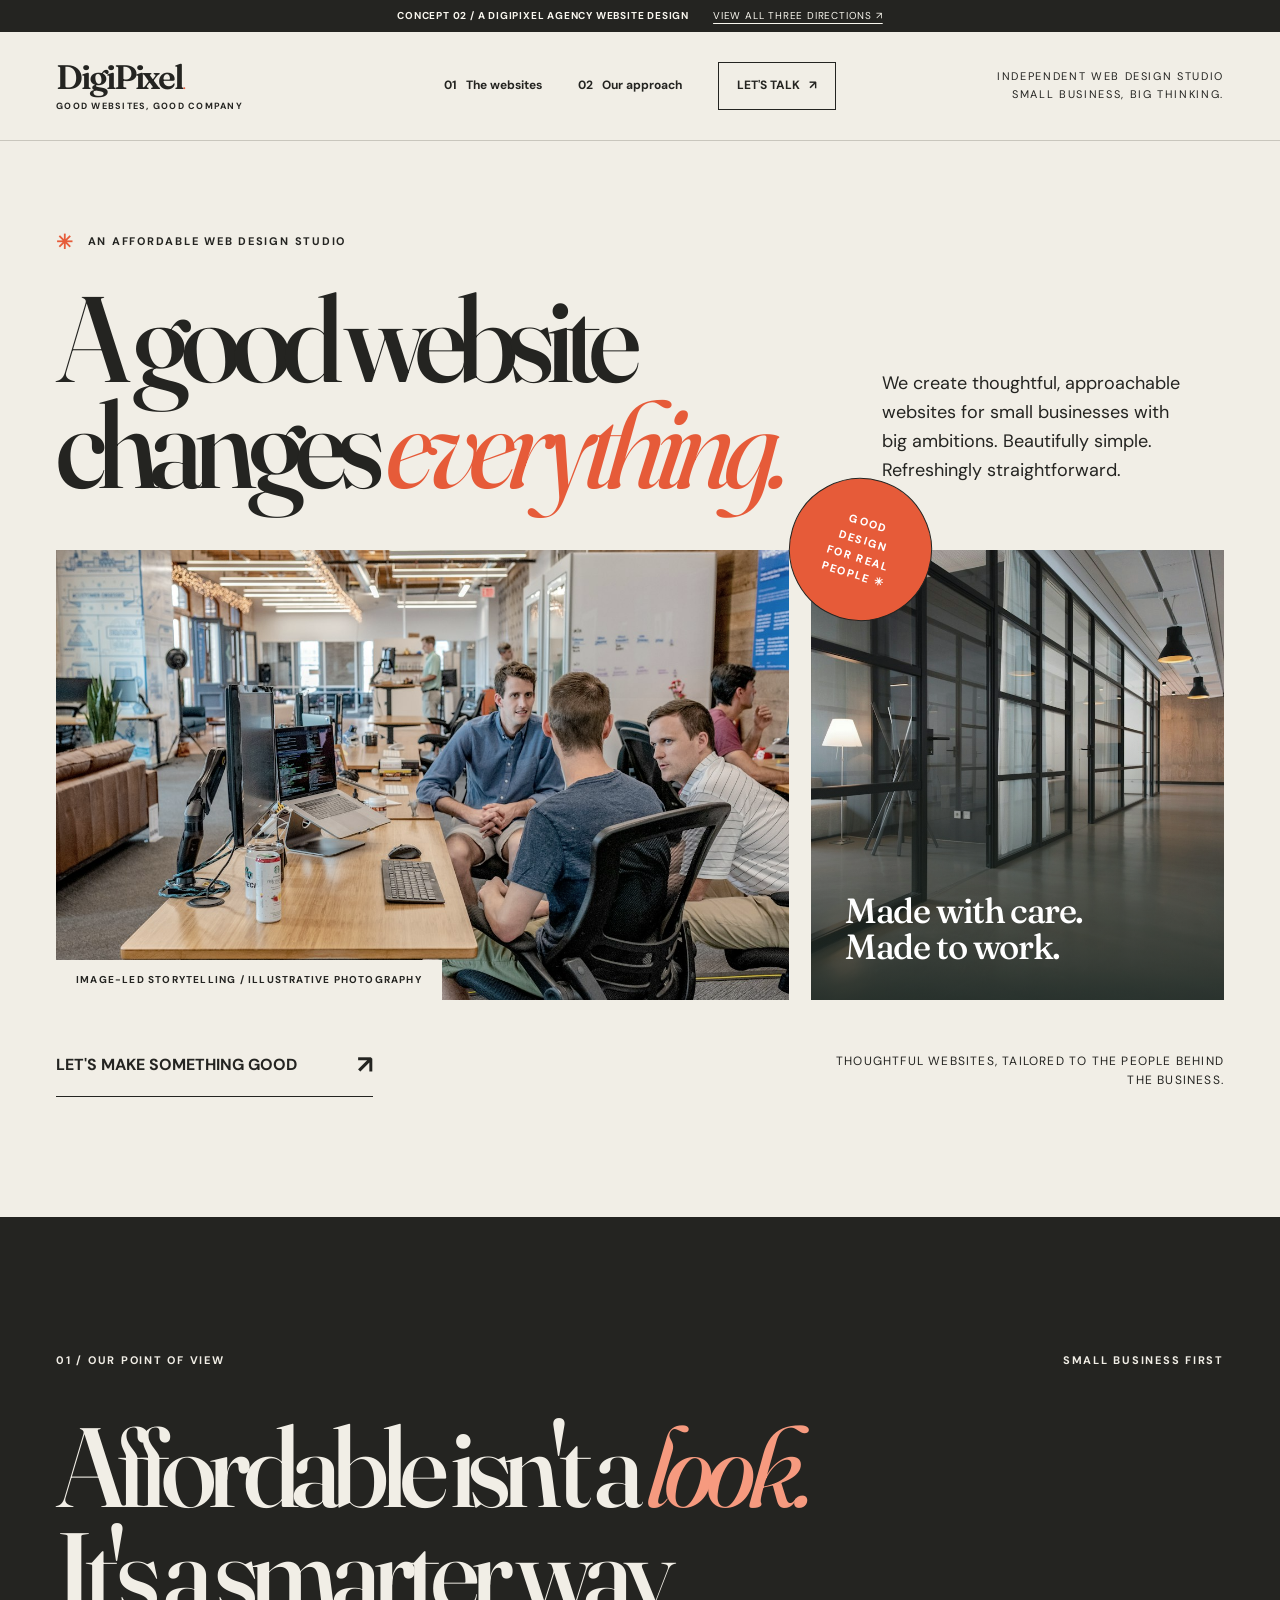
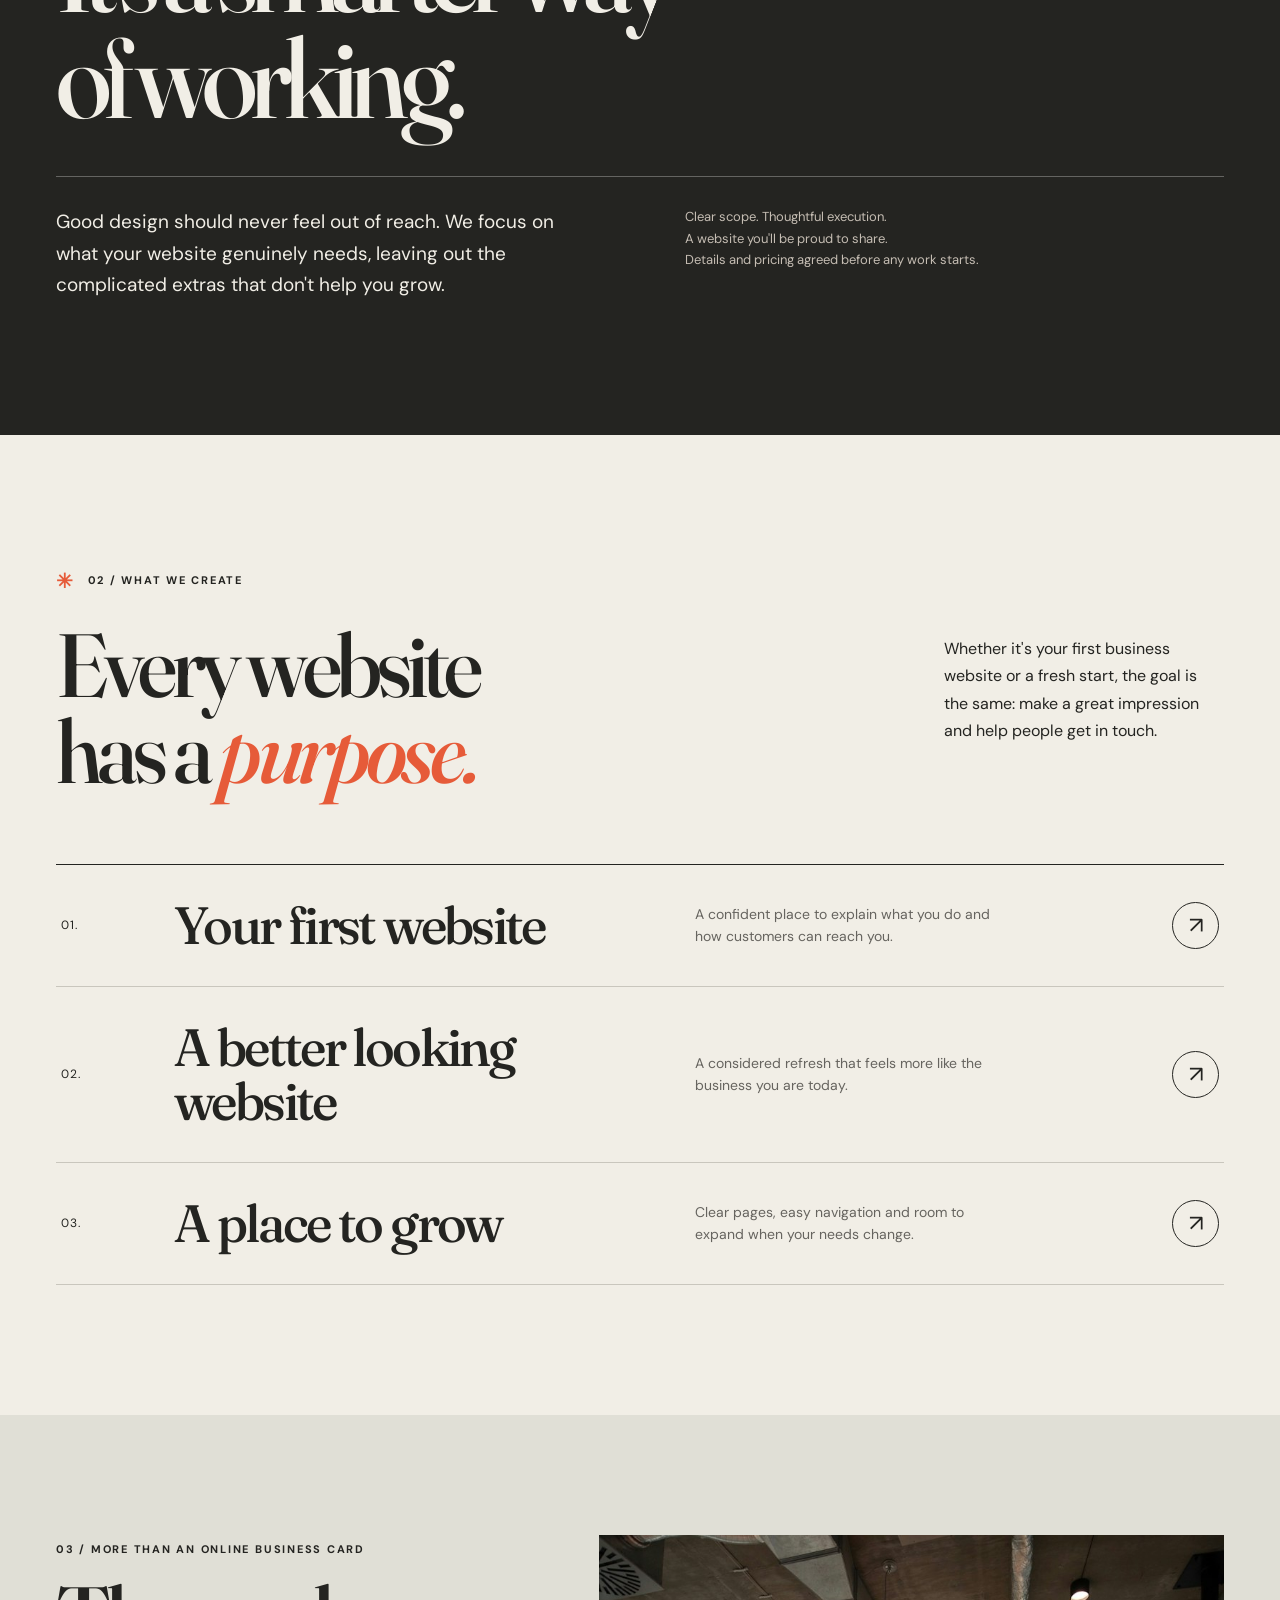
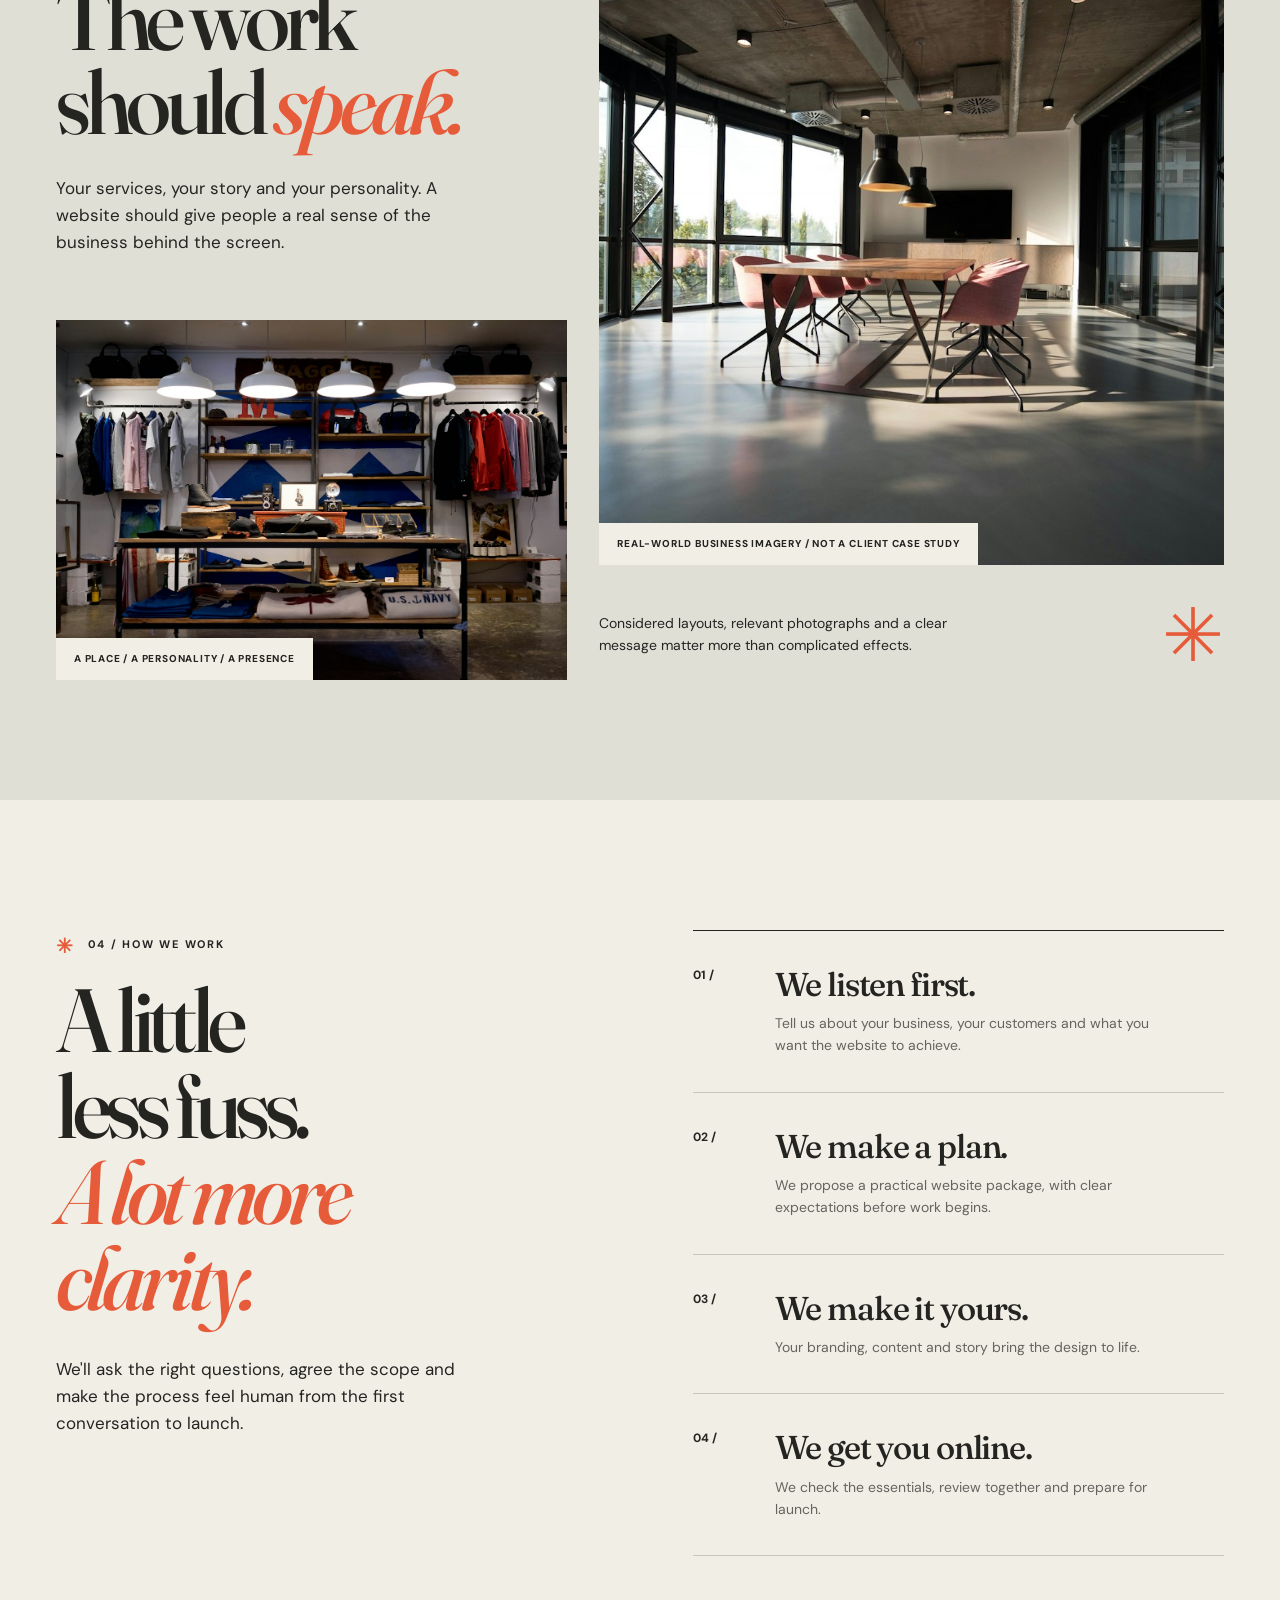
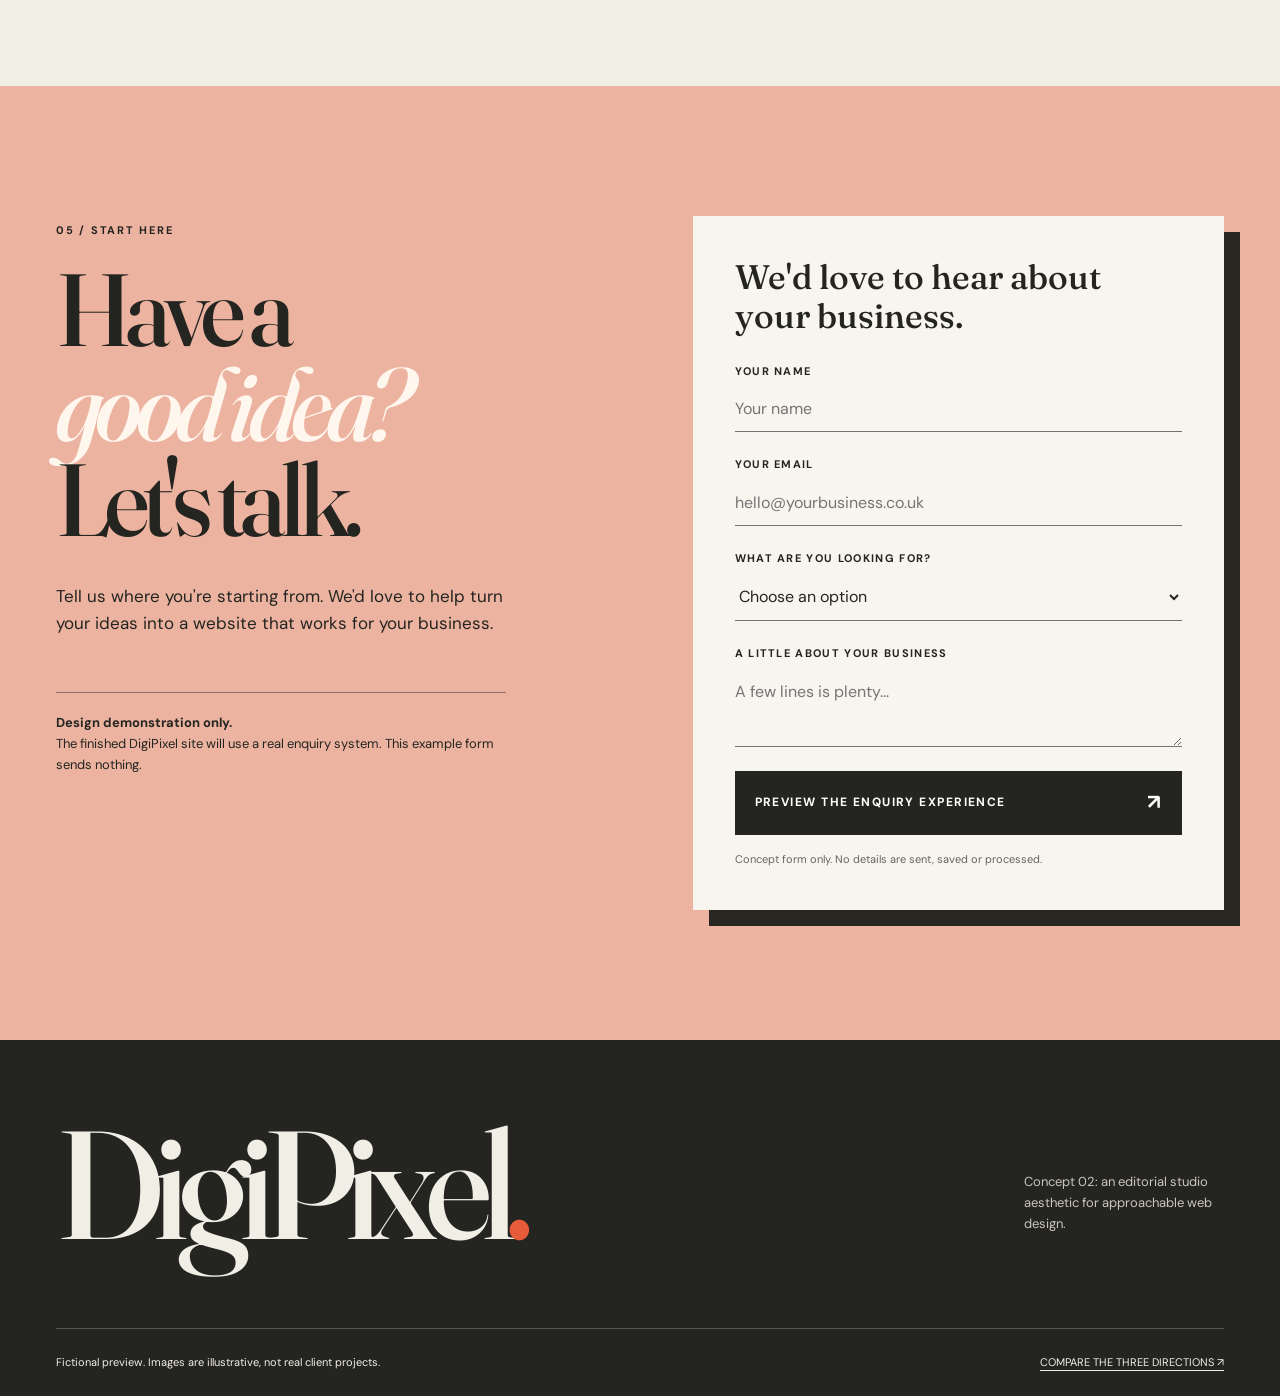
<file: docs/editorial/index.html>
<!doctype html>
<html lang="en-GB"><head>
<meta charset="UTF-8"><meta name="viewport" content="width=device-width,initial-scale=1">
<meta name="robots" content="noindex,nofollow,noarchive">
<meta name="theme-color" content="#f1eee6">
<meta name="description" content="Editorial and refined DigiPixel web studio concept — professional affordable websites for independent businesses.">
<title>DigiPixel — Good websites, good company. / Concept 02</title>
<link rel="preconnect" href="https://fonts.googleapis.com"><link rel="preconnect" href="https://fonts.gstatic.com" crossorigin>
<link href="https://fonts.googleapis.com/css2?family=DM+Sans:wght@400;500;600;700&family=Fraunces:opsz,wght,SOFT,WONK@9..144,400,0,0;9..144,500,0,0;9..144,600,0,0&display=swap" rel="stylesheet">
<style>
:root{--paper:#f1eee6;--ink:#242421;--accent:#e65b39;--muted:#66645f;--line:#c9c6bd;--serif:"Fraunces",Georgia,serif;--sans:"DM Sans",Arial,sans-serif}
*{box-sizing:border-box}html{scroll-behavior:smooth}body{margin:0;background:var(--paper);color:var(--ink);font:16px/1.6 var(--sans)}a{color:inherit;text-decoration:none}img{width:100%;display:block;object-fit:cover}button,input,textarea,select{font:inherit}button{cursor:pointer}::selection{background:#f5d3bb}:focus-visible{outline:3px solid var(--accent);outline-offset:4px}.wrap{width:min(1320px,calc(100% - 112px));margin:auto}.skip{position:absolute;left:10px;top:-70px;background:white;padding:15px;z-index:90}.skip:focus{top:10px}
.demo{background:var(--ink);color:#f9f7ef;display:flex;justify-content:center;align-items:center;gap:24px;padding:8px 20px;font-size:10px;letter-spacing:.08em;text-transform:uppercase}.demo a{text-decoration:underline;text-underline-offset:4px}
.header{background:var(--paper);position:relative;z-index:12;border-bottom:1px solid var(--line)}.header-row{min-height:108px;display:grid;grid-template-columns:1fr auto 1fr;align-items:center;gap:32px}.logo{display:flex;flex-direction:column;align-items:start;line-height:1}.logo strong{font:600 34px/.97 var(--serif);letter-spacing:-2.1px}.logo .dot{color:var(--accent)}.logo span:last-child{font-size:9px;font-weight:700;letter-spacing:.14em;margin-top:8px;text-transform:uppercase}.nav{display:flex;align-items:center;gap:36px;font-size:12px;font-weight:700}.nav a:not(.nav-cta){border-bottom:1px solid transparent;padding:8px 0}.nav a:not(.nav-cta):hover{border-color:var(--ink)}.nav-cta{border:1px solid var(--ink);padding:13px 18px;white-space:nowrap}.nav-cta:hover{background:var(--ink);color:white}.header-side{font-size:11px;text-transform:uppercase;letter-spacing:.15em;justify-self:end;line-height:1.6;text-align:right}.header-side span{display:block}.menu-toggle{display:none;background:transparent;border:1px solid currentColor;font-size:13px;padding:8px 12px}
.small-label{font-size:11px;font-weight:700;letter-spacing:.16em;text-transform:uppercase}.small-label .star{color:var(--accent);font-size:20px;vertical-align:middle;margin-right:8px}
.hero{padding:85px 0 115px}.hero-head{display:grid;grid-template-columns:1.18fr .52fr;align-items:end;gap:50px}.hero h1{font:500 clamp(85px,9.5vw,160px)/.87 var(--serif);letter-spacing:-.077em;margin:28px 0 52px;max-width:1100px}.hero h1 em{font-weight:400;color:var(--accent)}.hero-head p{max-width:300px;font-size:18px;line-height:1.6;margin:0 0 65px}.hero-media{display:grid;grid-template-columns:1.1fr .62fr;gap:22px;align-items:stretch;height:450px}.hero-photo{height:100%;position:relative;overflow:hidden}.hero-photo img{height:100%;object-position:center 44%;filter:saturate(.75)}.photo-caption{position:absolute;background:var(--paper);padding:12px 20px;bottom:0;left:0;font-size:10px;letter-spacing:.12em;text-transform:uppercase;font-weight:700}.hero-secondary{position:relative;display:flex;flex-direction:column;justify-content:flex-end;align-items:stretch;padding:34px;background:#d4dcd5;overflow:hidden}.hero-secondary img{position:absolute;inset:0;height:100%;opacity:.95}.hero-secondary .overlay{position:absolute;inset:0;background:linear-gradient(0deg,#1f2a25df,transparent 60%)}.hero-secondary p{position:relative;z-index:2;font:500 35px/1.04 var(--serif);letter-spacing:-.04em;color:white;max-width:290px;margin:0}.round-stamp{width:143px;height:143px;border:1px solid var(--ink);border-radius:50%;display:grid;place-items:center;text-align:center;transform:rotate(17deg);font-size:11px;line-height:1.6;font-weight:800;letter-spacing:.15em;position:absolute;right:25%;top:-72px;background:var(--accent);color:white;z-index:2}.media-wrap{position:relative}.hero-cta{margin-top:40px;display:flex;justify-content:space-between;align-items:center;gap:25px}.hero-cta a{display:flex;align-items:center;gap:60px;font-size:16px;font-weight:700;border-bottom:1px solid var(--ink);padding-bottom:11px}.hero-cta a span{font-size:25px}.hero-cta p{font-size:12px;letter-spacing:.1em;text-transform:uppercase;max-width:390px;text-align:right}
.statement{background:var(--ink);color:var(--paper);padding:135px 0}.statement .intro{display:flex;justify-content:space-between;align-items:start}.statement h2{font:500 clamp(65px,8.8vw,135px)/.94 var(--serif);letter-spacing:-.07em;max-width:1100px;margin:44px 0 45px}.statement h2 em{color:#f69a7f;font-weight:400}.statement-foot{display:grid;grid-template-columns:1fr 1fr;gap:90px;align-items:start;border-top:1px solid #ffffff4a;padding-top:29px}.statement-foot p{max-width:525px;font-size:19px;line-height:1.65;margin:0}.statement-foot .right{font-size:13px;color:#c5bdb3}
.section{padding:130px 0}.section-top{display:flex;justify-content:space-between;align-items:start;gap:30px;margin-bottom:70px}.section-top h2{font:500 clamp(58px,7vw,110px)/.96 var(--serif);letter-spacing:-.055em;margin:25px 0 0;max-width:800px}.section-top h2 em{color:var(--accent)}.section-top p{max-width:280px;font-size:16px;line-height:1.7;margin:70px 0 0}.offer-list{border-top:1px solid var(--ink)}.offer-row{display:grid;grid-template-columns:85px 1.1fr 1fr auto;gap:28px;align-items:center;border-bottom:1px solid var(--line);padding:33px 5px;transition:background .2s}.offer-row:hover{background:#e8e4d9}.offer-row .n{font-size:12px;letter-spacing:.1em}.offer-row h3{font:500 clamp(35px,4.1vw,62px)/1.04 var(--serif);letter-spacing:-.05em;margin:0}.offer-row p{max-width:315px;font-size:14px;margin:0;color:var(--muted)}.offer-row a{display:grid;place-items:center;border:1px solid var(--ink);width:47px;height:47px;border-radius:50%;font-size:23px}.offer-row a:hover{background:var(--accent);color:#fff;border-color:var(--accent)}
.gallery{background:#e0dfd6;padding:120px 0}.gallery-grid{display:grid;grid-template-columns:.9fr 1.1fr;gap:32px}.gallery-left{display:flex;flex-direction:column;justify-content:space-between}.gallery-left h2{font:500 clamp(60px,7vw,110px)/.94 var(--serif);letter-spacing:-.06em;max-width:580px;margin:16px 0 30px}.gallery-left h2 em{color:var(--accent)}.gallery-left p{font-size:17px;max-width:430px}.gallery-left .gallery-photo{height:360px;margin-top:35px}.gallery-photo{position:relative;overflow:hidden}.gallery-photo img{width:100%;height:100%;object-position:center}.gallery-photo .label{position:absolute;bottom:0;left:0;background:var(--paper);padding:13px 18px;font-size:10px;font-weight:800;letter-spacing:.08em;text-transform:uppercase}.gallery-right .gallery-photo{height:630px}.gallery-right .bottom{display:flex;gap:20px;align-items:center;justify-content:space-between;margin-top:24px}.gallery-right .bottom p{font-size:14px;max-width:390px}.gallery-right .bottom span{font:500 74px var(--serif);color:var(--accent)}
.process{background:var(--paper)}.process-grid{display:grid;grid-template-columns:1fr 1fr;gap:9%;align-items:start}.process h2{font:500 clamp(60px,7vw,115px)/.96 var(--serif);letter-spacing:-.06em;margin:15px 0 35px}.process h2 em{color:var(--accent)}.process-left p{font-size:17px;max-width:420px}.process-list{border-top:1px solid var(--ink)}.process-item{display:grid;grid-template-columns:60px 1fr;gap:22px;padding:35px 0;border-bottom:1px solid var(--line)}.process-item>span{font-size:12px;font-weight:700}.process-item h3{font:500 33px/1.1 var(--serif);letter-spacing:-.035em;margin:0 0 10px}.process-item p{font-size:14px;color:var(--muted);margin:0;max-width:390px}
.contact{background:#ecb4a0;padding:130px 0}.contact-grid{display:grid;grid-template-columns:1fr 1fr;gap:9%;align-items:start}.contact h2{font:500 clamp(66px,8vw,132px)/.93 var(--serif);letter-spacing:-.064em;margin:20px 0 35px}.contact h2 em{color:#fff6ee}.contact-left p{font-size:17px;max-width:450px}.contact-left .small{font-size:13px;margin-top:55px;border-top:1px solid #24242177;padding-top:20px}.form-card{padding:42px;background:#f8f5ef;box-shadow:16px 16px 0 #292622}.form-card h3{font:500 34px/1.12 var(--serif);margin:0 0 28px}.form-card label{display:block;font-size:11px;font-weight:700;letter-spacing:.12em;text-transform:uppercase;margin-bottom:24px}.form-card input,.form-card textarea,.form-card select{display:block;width:100%;border:none;border-bottom:1px solid #77736c;border-radius:0;background:transparent;padding:12px 0;font:16px var(--sans);margin-top:6px;outline-offset:4px;color:#242421}.form-card textarea{min-height:78px;resize:vertical}.form-card button{background:var(--ink);color:white;border:0;min-height:58px;padding:15px 20px;width:100%;display:flex;align-items:center;justify-content:space-between;font-size:12px;letter-spacing:.12em;text-transform:uppercase;font-weight:700}.form-card button span{font-size:21px}.form-card .disclaimer{font-size:11px;margin:16px 0 0;color:var(--muted)}.form-result{padding:14px;background:#e6e9d8;margin-top:16px;font-size:13px}
.footer{background:var(--ink);color:var(--paper)}.footer-top{padding:80px 0;display:flex;justify-content:space-between;align-items:end;gap:45px}.footer-top strong{font:500 clamp(70px,12vw,190px)/.83 var(--serif);letter-spacing:-.075em}.footer-top strong span{color:var(--accent)}.footer-top p{max-width:200px;font-size:13px;color:#cbc5bd}.footer-bottom{padding:25px 0;border-top:1px solid #ffffff3a;display:flex;justify-content:space-between;gap:25px;font-size:11px}.footer-bottom a{text-decoration:underline;text-underline-offset:4px}
@media(max-width:1100px){.wrap{width:calc(100% - 70px)}.header-row{grid-template-columns:1fr auto}.header-side{display:none}.hero h1{font-size:clamp(78px,10.4vw,120px)}.hero-media{height:380px}.round-stamp{right:22%}}
@media(max-width:780px){.wrap{width:calc(100% - 44px)}.header-row{min-height:80px;display:flex;justify-content:space-between}.logo strong{font-size:28px}.menu-toggle{display:block}.nav{display:none;position:absolute;left:0;right:0;top:100%;background:var(--paper);padding:22px;flex-direction:column;align-items:stretch;gap:11px;border-bottom:1px solid var(--ink)}.nav.open{display:flex}.hero{padding:62px 0 85px}.hero-head{grid-template-columns:1fr;gap:0}.hero h1{font-size:clamp(76px,12.5vw,112px);margin-bottom:25px}.hero-head p{max-width:600px;margin:0 0 30px}.hero-media{grid-template-columns:1fr .6fr;height:340px}.round-stamp{width:115px;height:115px;right:20%;font-size:9px;top:-57px}.statement{padding:100px 0}.statement-foot,.process-grid,.contact-grid{grid-template-columns:1fr;gap:40px}.section{padding:100px 0}.section-top{flex-direction:column;gap:0}.section-top p{margin:20px 0 0;max-width:500px}.gallery{padding:85px 0}.gallery-grid{gap:18px}.gallery-right .gallery-photo{height:500px}.gallery-left .gallery-photo{height:300px}.offer-row{grid-template-columns:50px 1fr auto}.offer-row p{grid-column:2/3;grid-row:2}.offer-row a{grid-column:3;grid-row:1/3}.contact{padding:100px 0}.form-card{max-width:640px}}
@media(max-width:550px){.wrap{width:calc(100% - 34px)}.demo{font-size:9px;line-height:1.4;flex-direction:column;gap:2px}.hero{padding:55px 0 70px}.hero h1{font-size:clamp(63px,13.5vw,83px);line-height:.91}.hero-head p{font-size:16px}.hero-media{grid-template-columns:1fr;height:310px}.hero-secondary{display:none}.round-stamp{right:9px;top:12px;width:100px;height:100px}.hero-cta{flex-direction:column;align-items:start;margin-top:25px}.hero-cta a{gap:24px}.hero-cta p{text-align:left}.statement{padding:75px 0}.statement h2{font-size:clamp(57px,12vw,85px)}.statement-foot p{font-size:16px}.section{padding:80px 0}.section-top{margin-bottom:42px}.section-top h2,.gallery-left h2,.process h2{font-size:clamp(53px,11vw,83px)}.offer-row{gap:9px;padding:25px 3px;grid-template-columns:26px 1fr 39px}.offer-row h3{font-size:clamp(32px,8vw,45px)}.offer-row a{width:38px;height:38px}.gallery{padding:75px 0}.gallery-grid{grid-template-columns:1fr}.gallery-left .gallery-photo{height:260px;margin-top:15px}.gallery-right .gallery-photo{height:310px}.gallery-right .bottom span{font-size:50px}.process-item{grid-template-columns:42px 1fr}.contact{padding:85px 0}.contact h2{font-size:clamp(64px,13vw,90px)}.form-card{padding:26px;box-shadow:8px 8px 0 var(--ink)}.footer-top{padding:65px 0;align-items:start;flex-direction:column}.footer-top strong{font-size:clamp(75px,18vw,128px)}.footer-bottom{flex-direction:column;gap:5px}}
@media(prefers-reduced-motion:reduce){html{scroll-behavior:auto}*,*:before,*:after{transition:none!important}}
</style>
</head>
<body>
<a class="skip" href="#main">Skip to content</a>
<div class="demo"><strong>CONCEPT 02 / A DIGIPIXEL AGENCY WEBSITE DESIGN</strong><a href="../">View all three directions ↗</a></div>
<header class="header"><div class="wrap header-row">
<a href="#top" class="logo"><strong>DigiPixel<span class="dot">.</span></strong><span>GOOD WEBSITES, GOOD COMPANY</span></a>
<button class="menu-toggle" type="button" aria-expanded="false" aria-controls="nav">MENU&nbsp; ☰</button>
<nav class="nav" id="nav" aria-label="Main navigation"><a href="#what">01 &nbsp; The websites</a><a href="#approach">02 &nbsp; Our approach</a><a href="#contact" class="nav-cta">LET'S TALK &nbsp; ↗</a></nav>
<div class="header-side"><span>INDEPENDENT WEB DESIGN STUDIO</span><span>SMALL BUSINESS, BIG THINKING.</span></div>
</div></header>
<main id="main">
<section class="hero" id="top"><div class="wrap"><div class="small-label"><span class="star">✳</span> AN AFFORDABLE WEB DESIGN STUDIO</div>
<div class="hero-head"><h1>A good website<br>changes <em>everything.</em></h1><p>We create thoughtful, approachable websites for small businesses with big ambitions. Beautifully simple. Refreshingly straightforward.</p></div>
<div class="media-wrap"><div class="round-stamp">GOOD<br>DESIGN<br>FOR REAL<br>PEOPLE ✳</div><div class="hero-media">
<div class="hero-photo"><img src="./assets/owner.jpg" alt="Illustrative photograph of a small business owner at work"><span class="photo-caption">IMAGE-LED STORYTELLING / ILLUSTRATIVE PHOTOGRAPHY</span></div>
<div class="hero-secondary"><img src="./assets/details.jpg" alt="Illustrative creative workspace interior"><div class="overlay"></div><p>Made with care.<br>Made to work.</p></div>
</div></div>
<div class="hero-cta"><a href="#contact">LET'S MAKE SOMETHING GOOD <span aria-hidden="true">↗</span></a><p>Thoughtful websites, tailored to the people behind the business.</p></div>
</div></section>
<section class="statement"><div class="wrap"><div class="intro"><span class="small-label">01 / OUR POINT OF VIEW</span><span class="small-label">SMALL BUSINESS FIRST</span></div>
<h2>Affordable isn't a <em>look.</em><br>It's a smarter way<br>of working.</h2>
<div class="statement-foot"><p>Good design should never feel out of reach. We focus on what your website genuinely needs, leaving out the complicated extras that don't help you grow.</p><p class="right">Clear scope. Thoughtful execution.<br>A website you'll be proud to share.<br>Details and pricing agreed before any work starts.</p></div></div></section>
<section class="section" id="what"><div class="wrap"><div class="section-top"><div><span class="small-label"><span class="star">✳</span> 02 / WHAT WE CREATE</span><h2>Every website<br>has a <em>purpose.</em></h2></div><p>Whether it's your first business website or a fresh start, the goal is the same: make a great impression and help people get in touch.</p></div>
<div class="offer-list">
<div class="offer-row"><span class="n">01.</span><h3>Your first website</h3><p>A confident place to explain what you do and how customers can reach you.</p><a href="#contact" aria-label="Enquire about a first website">↗</a></div>
<div class="offer-row"><span class="n">02.</span><h3>A better looking website</h3><p>A considered refresh that feels more like the business you are today.</p><a href="#contact" aria-label="Enquire about a redesign">↗</a></div>
<div class="offer-row"><span class="n">03.</span><h3>A place to grow</h3><p>Clear pages, easy navigation and room to expand when your needs change.</p><a href="#contact" aria-label="Enquire about a website to grow">↗</a></div>
</div></div></section>
<section class="gallery"><div class="wrap gallery-grid"><div class="gallery-left"><div><span class="small-label">03 / MORE THAN AN ONLINE BUSINESS CARD</span><h2>The work<br>should <em>speak.</em></h2><p>Your services, your story and your personality. A website should give people a real sense of the business behind the screen.</p></div><div class="gallery-photo"><img src="./assets/shop.jpg" alt="Illustrative small café or independent shop interior" loading="lazy"><span class="label">A PLACE / A PERSONALITY / A PRESENCE</span></div></div>
<div class="gallery-right"><div class="gallery-photo"><img src="./assets/maker.jpg" alt="Illustrative creative small business workspace" loading="lazy"><span class="label">REAL-WORLD BUSINESS IMAGERY / NOT A CLIENT CASE STUDY</span></div><div class="bottom"><p>Considered layouts, relevant photographs and a clear message matter more than complicated effects.</p><span aria-hidden="true">✳</span></div></div></div></section>
<section class="section process" id="approach"><div class="wrap process-grid"><div class="process-left"><span class="small-label"><span class="star">✳</span> 04 / HOW WE WORK</span><h2>A little<br>less fuss.<br><em>A lot more<br>clarity.</em></h2><p>We'll ask the right questions, agree the scope and make the process feel human from the first conversation to launch.</p></div><div class="process-list">
<div class="process-item"><span>01 /</span><div><h3>We listen first.</h3><p>Tell us about your business, your customers and what you want the website to achieve.</p></div></div>
<div class="process-item"><span>02 /</span><div><h3>We make a plan.</h3><p>We propose a practical website package, with clear expectations before work begins.</p></div></div>
<div class="process-item"><span>03 /</span><div><h3>We make it yours.</h3><p>Your branding, content and story bring the design to life.</p></div></div>
<div class="process-item"><span>04 /</span><div><h3>We get you online.</h3><p>We check the essentials, review together and prepare for launch.</p></div></div>
</div></div></section>
<section class="contact" id="contact"><div class="wrap contact-grid"><div class="contact-left"><span class="small-label">05 / START HERE</span><h2>Have a<br><em>good idea?</em><br>Let's talk.</h2><p>Tell us where you're starting from. We'd love to help turn your ideas into a website that works for your business.</p><p class="small"><strong>Design demonstration only.</strong><br>The finished DigiPixel site will use a real enquiry system. This example form sends nothing.</p></div>
<form class="form-card" id="demo-form" novalidate><h3>We'd love to hear about your business.</h3>
<label>Your name<input type="text" name="name" required autocomplete="name" placeholder="Your name"></label>
<label>Your email<input type="email" name="email" required autocomplete="email" placeholder="hello@yourbusiness.co.uk"></label>
<label>What are you looking for?<select name="need" required><option value="">Choose an option</option><option>A new website</option><option>A redesign</option><option>I'd like some advice</option></select></label>
<label>A little about your business<textarea name="message" required placeholder="A few lines is plenty..."></textarea></label>
<button type="submit">PREVIEW THE ENQUIRY EXPERIENCE <span aria-hidden="true">↗</span></button>
<p class="disclaimer">Concept form only. No details are sent, saved or processed.</p>
<div class="form-result" id="demo-result" role="status" aria-live="polite" hidden></div>
</form></div></section>
</main>
<footer class="footer"><div class="wrap footer-top"><strong>DigiPixel<span>.</span></strong><p>Concept 02: an editorial studio aesthetic for approachable web design.</p></div><div class="wrap footer-bottom"><span>Fictional preview. Images are illustrative, not real client projects.</span><a href="../">COMPARE THE THREE DIRECTIONS ↗</a></div></footer>
<script>
(()=>{const btn=document.querySelector('.menu-toggle'),nav=document.querySelector('#nav');btn.addEventListener('click',()=>{const open=btn.getAttribute('aria-expanded')!=='true';btn.setAttribute('aria-expanded',String(open));nav.classList.toggle('open',open)});nav.querySelectorAll('a').forEach(a=>a.addEventListener('click',()=>{nav.classList.remove('open');btn.setAttribute('aria-expanded','false')}));document.addEventListener('keydown',e=>{if(e.key==='Escape'){nav.classList.remove('open');btn.setAttribute('aria-expanded','false')}});const f=document.querySelector('#demo-form'),r=document.querySelector('#demo-result');f.addEventListener('submit',e=>{e.preventDefault();const invalid=[...f.querySelectorAll('[required]')].find(x=>!x.checkValidity());if(invalid){r.hidden=false;r.textContent='Complete the required fields to preview an enquiry confirmation.';invalid.focus();return;}r.hidden=false;r.textContent='Enquiry experience demonstrated. This design preview has not sent or stored your information.';f.reset()})})();
</script>
<script>
/* On individual Caddy hostnames, point 'compare all' back to the local preview hub.
   Keep relative ../ links intact for GitHub Pages and hub subdirectory previews. */
if (location.hostname.endsWith('.digipixel-agency.demo.digipixel.test')) {
  document.querySelectorAll('a[href="../"]').forEach(a => a.href = 'https://digipixel-agency.demo.digipixel.test/');
}
</script>
</body></html>
</file>
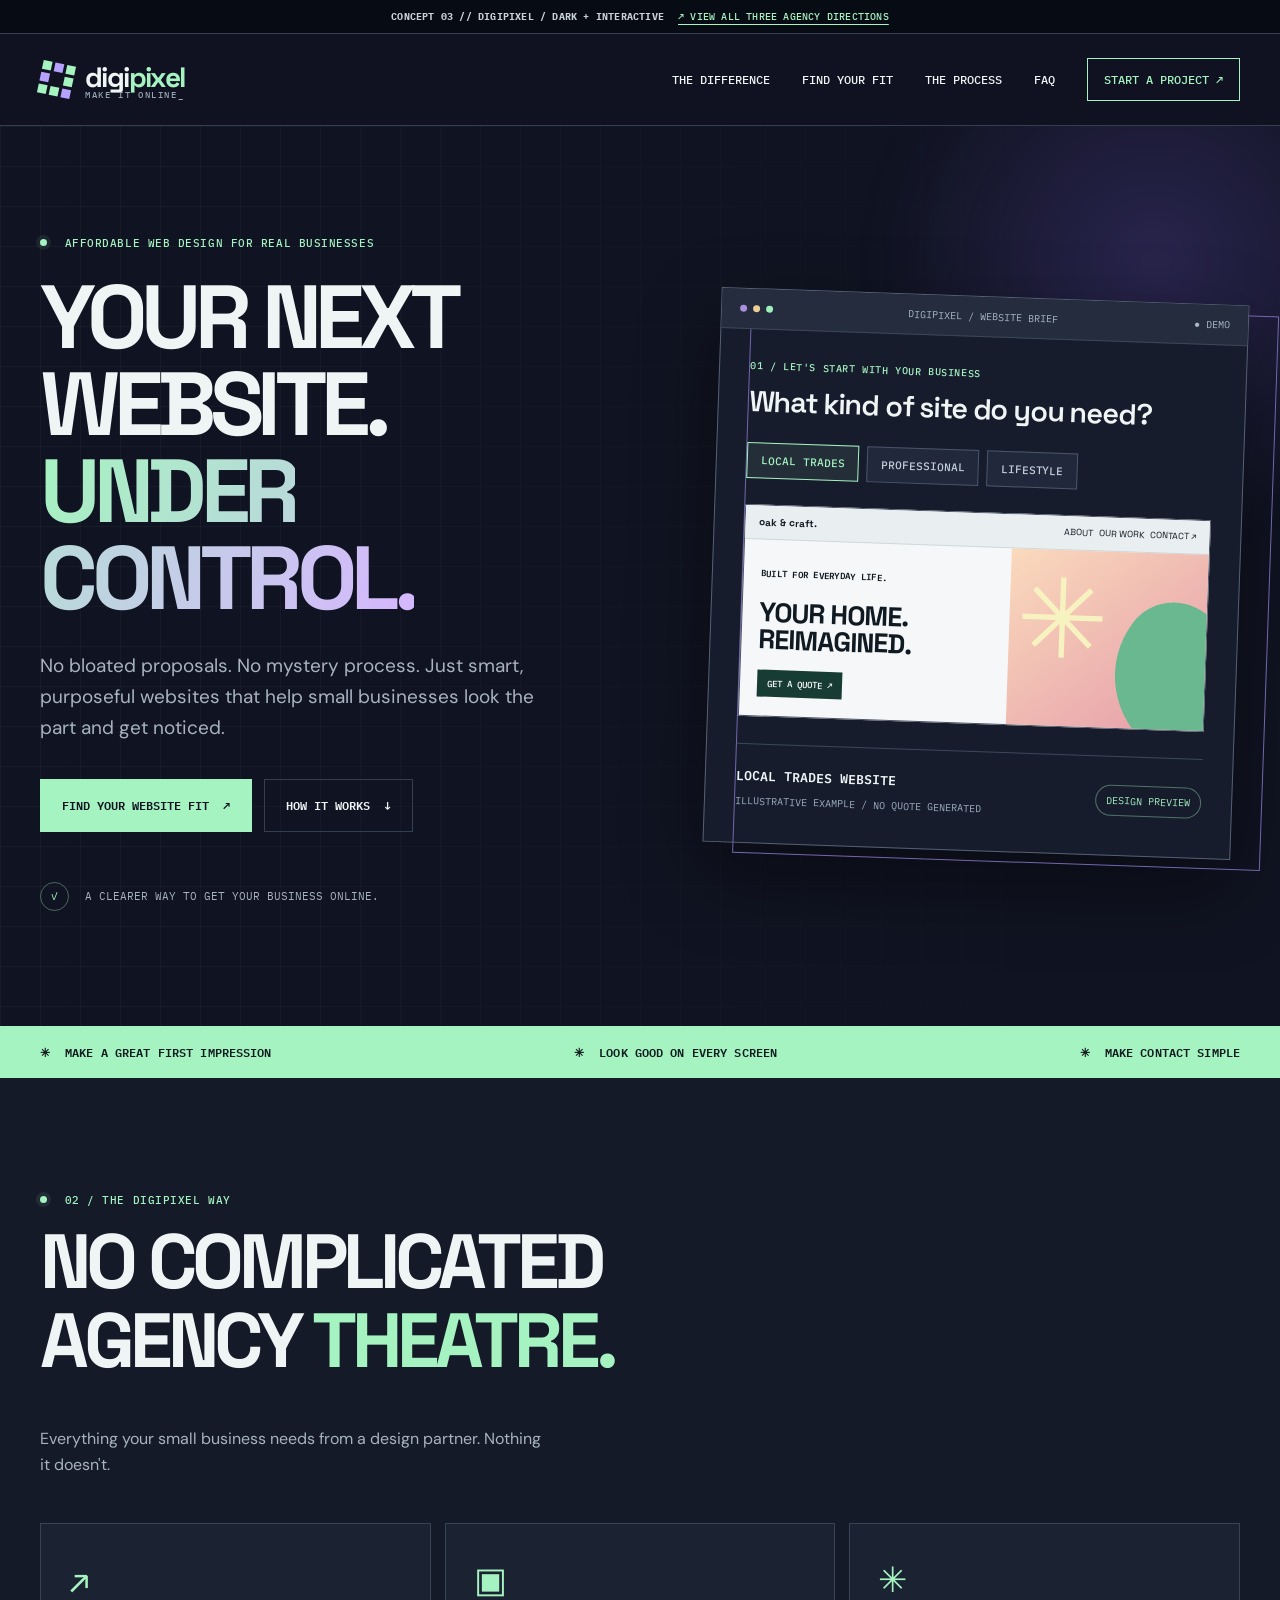
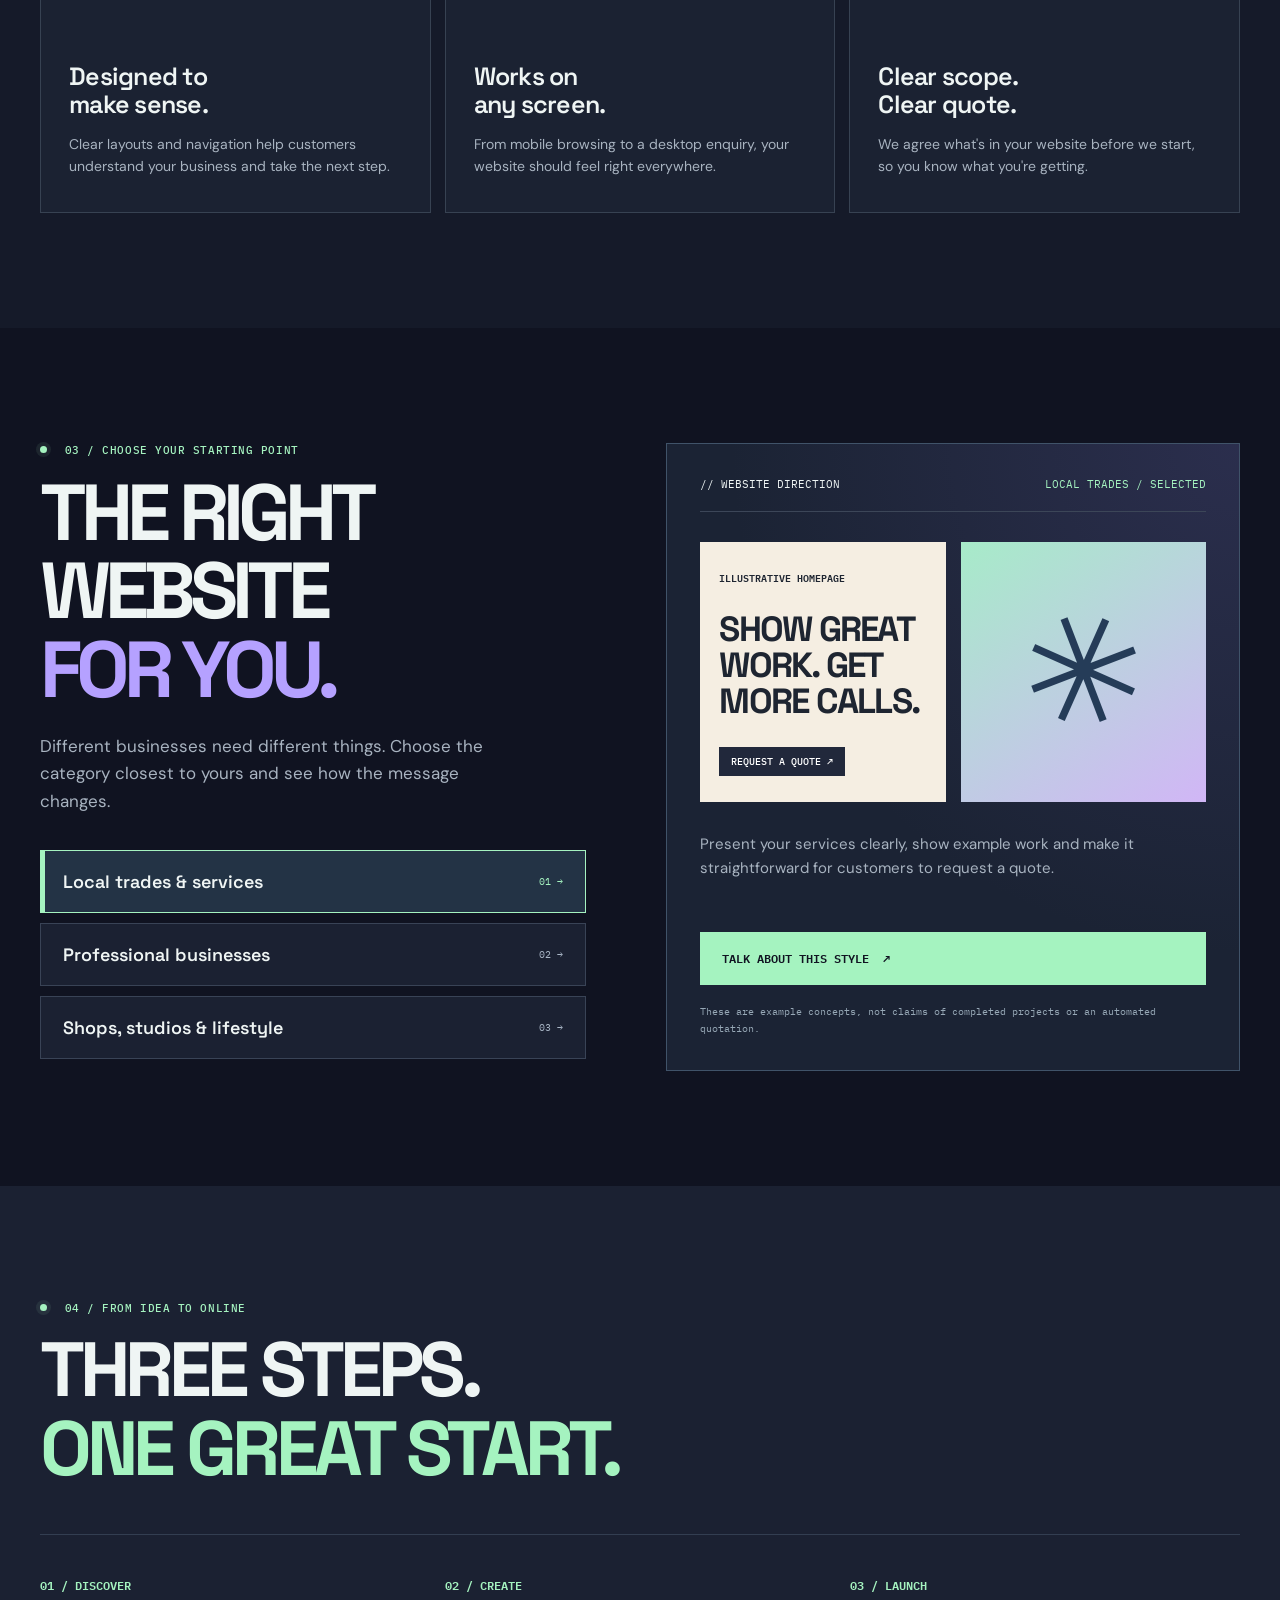
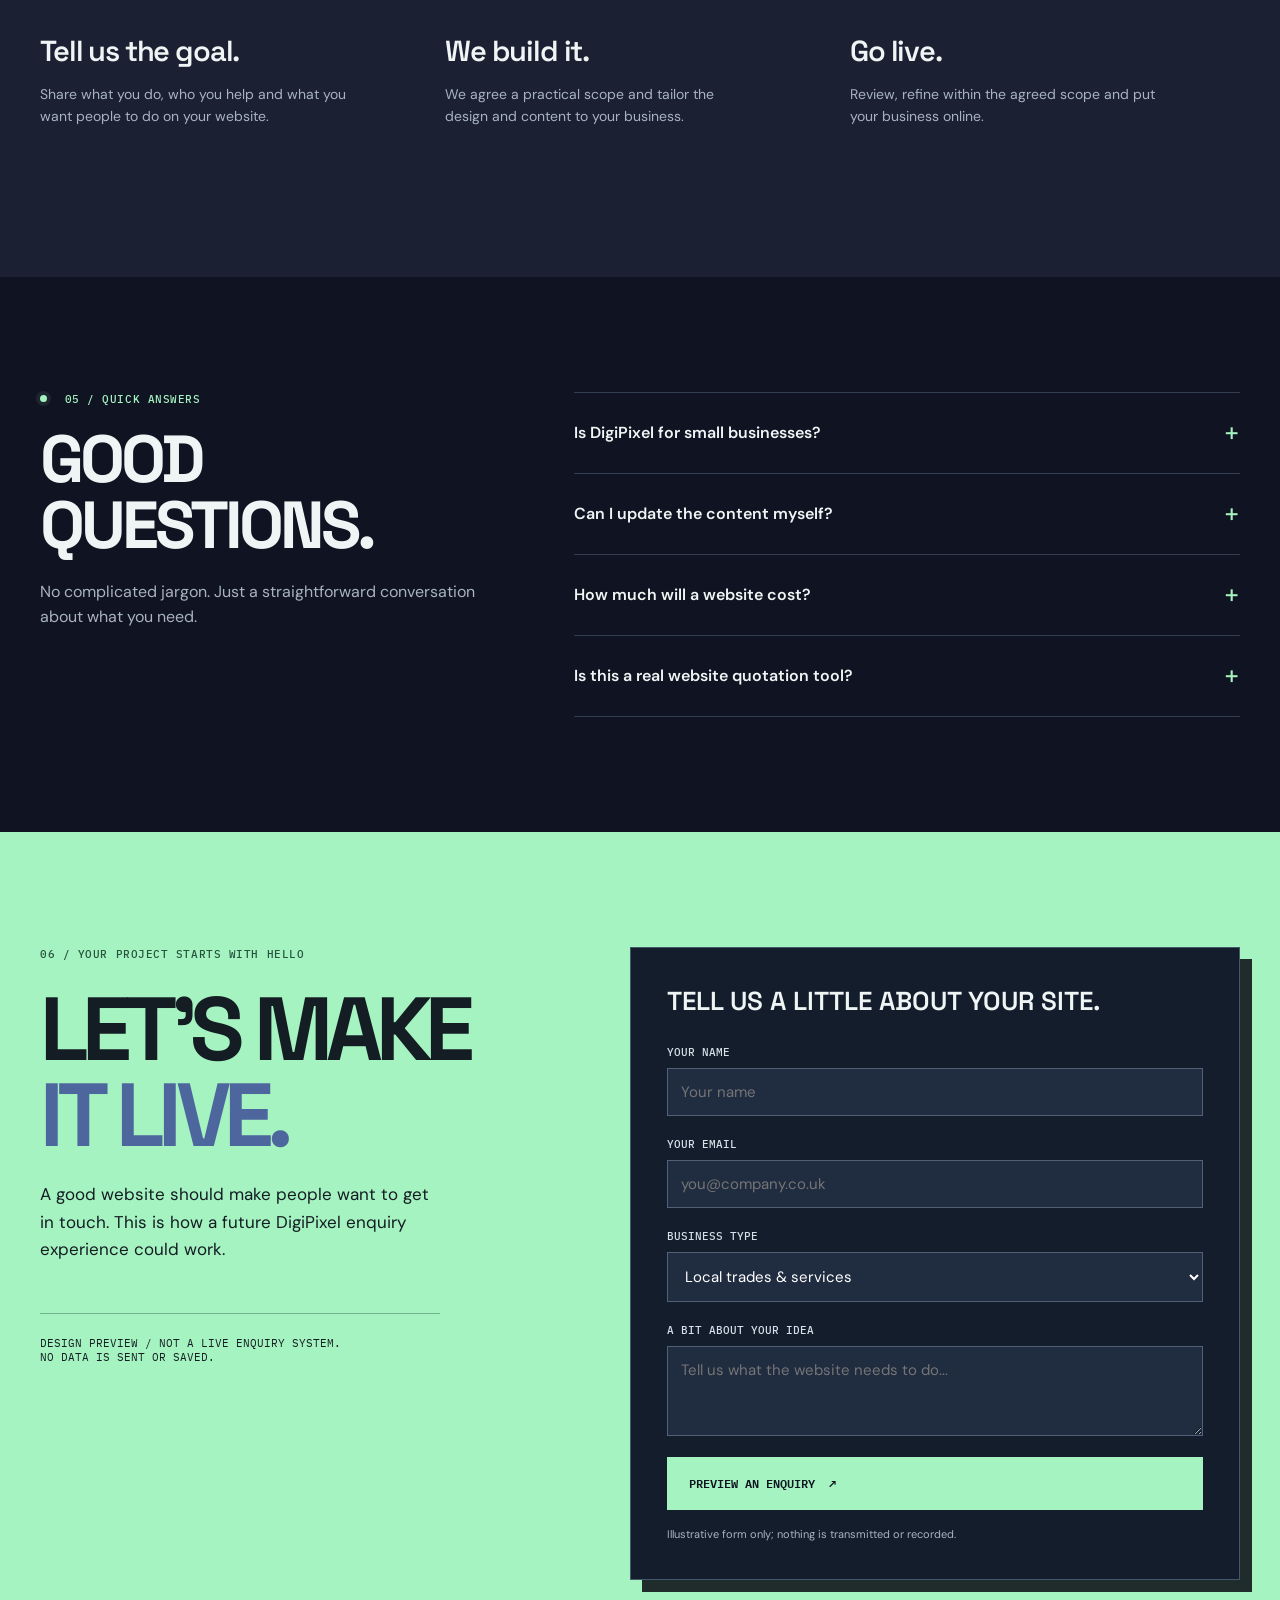
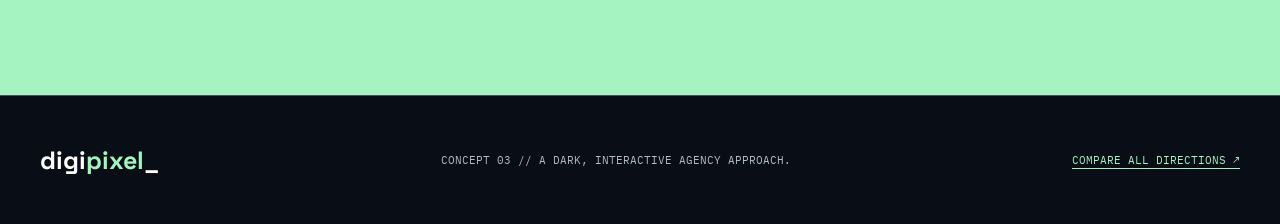
<file: docs/interactive/index.html>
<!doctype html>
<html lang="en-GB"><head>
<meta charset="UTF-8"><meta name="viewport" content="width=device-width,initial-scale=1">
<meta name="robots" content="noindex,nofollow,noarchive">
<meta name="theme-color" content="#101321">
<meta name="description" content="Interactive, dark-mode DigiPixel agency website concept — choose the right affordable website for your small business.">
<title>DigiPixel — Make the internet work for you. / Concept 03</title>
<link rel="preconnect" href="https://fonts.googleapis.com"><link rel="preconnect" href="https://fonts.gstatic.com" crossorigin>
<link href="https://fonts.googleapis.com/css2?family=DM+Sans:wght@400;500;600;700;800&family=IBM+Plex+Mono:wght@400;500;600&family=Space+Grotesk:wght@400;500;600;700&display=swap" rel="stylesheet">
<style>
:root{--bg:#101321;--panel:#171c2d;--card:#1c2334;--line:#333e51;--mint:#a5f3c0;--purple:#b5a1ff;--ink:#eff5f4;--muted:#a8b3c0;--mono:"IBM Plex Mono",monospace;--display:"Space Grotesk",sans-serif}
*{box-sizing:border-box}html{scroll-behavior:smooth}body{margin:0;background:var(--bg);color:var(--ink);font:16px/1.6 "DM Sans",sans-serif}a{color:inherit;text-decoration:none}button,input,textarea,select{font:inherit}button{cursor:pointer}img{max-width:100%;display:block}::selection{background:#809ce8;color:#101321}:focus-visible{outline:2px solid var(--mint);outline-offset:5px}.wrap{width:min(1250px,calc(100% - 80px));margin:0 auto}.skip{position:absolute;top:-70px;left:10px;z-index:100;background:white;color:#000;padding:12px}.skip:focus{top:10px}
.demo{background:#070b14;color:#cad2d9;font:500 10px/1.5 var(--mono);padding:9px 20px;text-align:center;letter-spacing:.02em;border-bottom:1px solid var(--line)}.demo a{color:var(--mint);margin-left:14px;text-decoration:underline;text-underline-offset:4px}
.header{border-bottom:1px solid var(--line);background:rgba(16,19,33,.94);position:relative;z-index:10}.head-inner{min-height:91px;display:flex;align-items:center;justify-content:space-between;gap:25px}.wordmark{display:flex;gap:12px;align-items:center}.logo-icon{display:grid;grid-template-columns:repeat(3,9px);grid-template-rows:repeat(3,9px);gap:3px;transform:rotate(12deg)}.logo-icon i{background:var(--mint)}.logo-icon i:nth-child(2),.logo-icon i:nth-child(4),.logo-icon i:nth-child(9){background:var(--purple)}.logo-icon i:nth-child(5){opacity:0}.wordmark strong{font:700 28px var(--display);letter-spacing:-1.6px}.wordmark strong span{color:var(--mint)}.wordmark small{display:block;color:#95a5b1;letter-spacing:.18em;font:500 9px var(--mono);margin-top:-6px}.nav{display:flex;gap:32px;align-items:center;font:500 12px var(--mono)}.nav a:not(.nav-cta):hover{color:var(--mint)}.nav-cta{border:1px solid var(--mint);padding:13px 16px;color:var(--mint)}.nav-cta:hover{background:var(--mint);color:var(--bg)}.menu-toggle{display:none;background:transparent;color:var(--ink);border:1px solid var(--line);padding:9px 12px;font:500 12px var(--mono)}
.eyebrow{font:500 11px var(--mono);letter-spacing:.05em;color:var(--mint)}.eyebrow .bullet{display:inline-block;width:7px;height:7px;border-radius:50%;background:var(--mint);margin:0 10px 1px 0;box-shadow:0 0 0 4px #a5f3c015}
.hero{position:relative;overflow:hidden}.hero:before{content:"";position:absolute;inset:0;background-image:linear-gradient(#ffffff09 1px,transparent 1px),linear-gradient(90deg,#ffffff09 1px,transparent 1px);background-size:40px 40px;mask-image:linear-gradient(90deg,#000,transparent 94%);pointer-events:none}.hero:after{content:"";position:absolute;width:570px;height:570px;right:-160px;top:-150px;background:radial-gradient(circle,#8b6aff34,transparent 70%);filter:blur(20px);pointer-events:none}.hero-grid{min-height:730px;padding:110px 0 115px;display:grid;grid-template-columns:1.07fr .93fr;align-items:center;gap:64px;position:relative;z-index:2}.hero h1{font:700 clamp(64px,7vw,105px)/.97 var(--display);letter-spacing:-.072em;margin:24px 0 28px}.hero h1 span{background:linear-gradient(110deg,var(--mint),#d6b6ff);background-clip:text;-webkit-background-clip:text;color:transparent}.hero .lead{font-size:19px;line-height:1.65;color:var(--muted);max-width:505px;margin:0 0 35px}.btn{display:inline-flex;align-items:center;justify-content:center;gap:30px;min-height:53px;padding:14px 21px;border:1px solid transparent;font:600 12px var(--mono);transition:transform .2s}.btn:hover{transform:translateY(-2px)}.btn.primary{background:var(--mint);color:var(--bg)}.btn.outline{border-color:var(--line);color:var(--ink)}.btn.outline:hover{border-color:var(--mint)}.button-row{display:flex;flex-wrap:wrap;gap:12px}.hero-stat{display:flex;align-items:center;gap:16px;color:var(--muted);margin-top:50px;font:11px var(--mono)}.hero-stat span{width:29px;height:29px;display:grid;place-items:center;border:1px solid #a5f3c061;border-radius:50%;color:var(--mint)}
.interface{background:var(--panel);border:1px solid #546174;box-shadow:0 30px 80px #0006;position:relative;transform:rotate(2deg)}.interface:before{content:"";position:absolute;inset:-11px -11px auto auto;width:100%;height:100%;border:1px solid #7466ad;z-index:-1;transform:translate(20px,20px)}.interface-top{background:#242c3d;border-bottom:1px solid #3b4758;display:flex;align-items:center;justify-content:space-between;gap:15px;padding:13px 18px;font:10px var(--mono);color:#a9b8c4}.dots{display:flex;gap:6px}.dots i{width:7px;height:7px;border-radius:50%;background:#ab8fdf}.dots i:nth-child(2){background:#eece95}.dots i:nth-child(3){background:#9fefbd}.ui-body{padding:30px}.ui-label{font:500 10px var(--mono);color:var(--mint);letter-spacing:.06em}.ui-title{font:600 29px/1.16 var(--display);letter-spacing:-.04em;margin:12px 0 24px}.ui-options{display:flex;flex-wrap:wrap;gap:8px}.ui-choice{border:1px solid #48556a;color:#c5d0db;background:#21283b;padding:10px 13px;font:500 11px var(--mono);transition:background .15s}.ui-choice:hover{border-color:var(--mint)}.ui-choice.selected{background:#a5f3c015;border-color:var(--mint);color:var(--mint)}.ui-preview{margin-top:26px;border:1px solid #495466;background:#f6f7f8;color:#101a22}.ui-preview-top{background:#e9eff1;border-bottom:1px solid #ced9dc;padding:10px 13px;display:flex;justify-content:space-between;align-items:center;font:700 10px var(--display)}.ui-preview-top span{font-size:9px;font-weight:400}.ui-preview-body{display:grid;grid-template-columns:1.15fr .85fr;min-height:155px}.ui-preview-copy{padding:19px 17px}.ui-preview-copy small{font:600 9px var(--mono);letter-spacing:.03em;text-transform:uppercase}.ui-preview-copy strong{display:block;font:700 27px/.98 var(--display);letter-spacing:-1px;margin:16px 0}.ui-preview-copy em{display:inline-block;padding:8px 10px;background:#173c33;color:white;font:500 9px var(--mono);font-style:normal}.ui-preview-art{position:relative;overflow:hidden;background:linear-gradient(140deg,#fadabc,#e59ba9)}.ui-preview-art:before{content:"";position:absolute;width:140px;height:140px;background:#6ab88f;border-radius:46% 54% 20% 80%;bottom:-20px;right:-43px;transform:rotate(35deg)}.ui-preview-art:after{content:"✳";position:absolute;font:110px var(--display);color:#f7f3c0;top:0;left:7px}.ui-summary{display:flex;justify-content:space-between;gap:15px;border-top:1px solid #3b485a;margin-top:27px;padding-top:20px;align-items:center}.ui-summary strong{display:block;font:600 13px var(--mono)}.ui-summary small{font:10px var(--mono);color:#9eafc0}.ui-summary .pill{border:1px solid #a5f3c066;border-radius:100px;color:var(--mint);font:10px var(--mono);padding:8px 10px}
.belt{background:#a5f3c0;color:#131c21;padding:16px 0}.belt-inner{display:flex;justify-content:space-between;gap:20px;align-items:center;font:600 12px var(--mono);letter-spacing:.01em}.belt-inner span:before{content:"✳";margin-right:15px}
.section{padding:115px 0;scroll-margin-top:20px}.section-title{font:700 clamp(51px,6vw,85px)/1.04 var(--display);letter-spacing:-.065em;max-width:850px;margin:15px 0 45px}.section-title span{color:var(--mint)}.subtitle{font-size:16px;max-width:510px;color:var(--muted);margin:0 0 45px}.benefits{background:#151a29}.benefits-grid{display:grid;grid-template-columns:repeat(3,1fr);gap:14px}.benefit{background:#1b2232;border:1px solid #374252;padding:34px 28px;min-height:290px;display:flex;flex-direction:column;align-items:flex-start}.benefit-icon{font:35px var(--display);color:var(--mint);height:80px}.benefit h3{font:600 25px/1.14 var(--display);letter-spacing:-.03em;margin:auto 0 14px}.benefit p{font-size:14px;color:var(--muted);margin:0}
.choose{background:#101321}.choose-grid{display:grid;grid-template-columns:1fr 1.05fr;gap:80px;align-items:start}.choose h2{font:700 clamp(57px,6.2vw,92px)/.99 var(--display);letter-spacing:-.075em;margin:17px 0 24px}.choose h2 span{color:var(--purple)}.choose .choose-intro{max-width:480px;color:var(--muted);font-size:17px}.choose-list{margin-top:35px;display:grid;gap:10px}.choose-item{width:100%;border:1px solid #394356;color:var(--ink);background:#1b2132;padding:19px 22px;text-align:left;display:flex;justify-content:space-between;gap:15px;align-items:center}.choose-item strong{font:600 18px var(--display)}.choose-item span{font:10px var(--mono);color:#aab7c7}.choose-item.on{border-color:var(--mint);background:#233345;box-shadow:inset 4px 0 0 var(--mint)}.choose-item.on span{color:var(--mint)}.choose-side{padding:33px;border:1px solid #405369;background:radial-gradient(circle at 100% 0,#44407563,transparent 60%),#1b2334}.choose-side .result-head{display:flex;justify-content:space-between;gap:15px;align-items:center;padding-bottom:20px;border-bottom:1px solid #3c4658;font:11px var(--mono)}.choose-side .result-head span:last-child{color:var(--mint)}.result-art{display:grid;grid-template-columns:1fr 1fr;gap:15px;margin:30px 0}.result-art .box-1{min-height:260px;background:#f5eee2;color:#1e2531;padding:26px 19px;display:flex;flex-direction:column;justify-content:space-between}.result-art .box-1 span{font:600 10px var(--mono)}.result-art .box-1 strong{font:700 35px/1.02 var(--display);letter-spacing:-.05em}.result-art .box-1 em{background:#21283b;color:#fff;padding:8px 12px;align-self:start;font-style:normal;font:500 10px var(--mono)}.result-art .box-2{min-height:260px;background:linear-gradient(145deg,#a7ebc9,#d1b6f6);display:grid;place-items:center;overflow:hidden}.result-art .box-2 span{font:150px/1 var(--display);color:#253c58;transform:rotate(24deg)}.result-desc{font-size:15px;color:var(--muted);min-height:70px;margin:0 0 30px}.choose-side .btn{width:100%;justify-content:space-between}
.process{background:#1b2132}.process .process-row{display:grid;grid-template-columns:repeat(3,1fr);gap:15px;border-top:1px solid var(--line);padding-top:27px}.process-step{padding:10px 25px 20px 0}.process-step .n{font:600 12px var(--mono);color:var(--mint)}.process-step h3{font:600 29px var(--display);letter-spacing:-.04em;margin:34px 0 14px}.process-step p{font-size:14px;color:var(--muted);max-width:310px}
.faq{background:var(--bg)}.faq-grid{display:grid;grid-template-columns:.8fr 1.2fr;gap:90px}.faq h2{font:700 clamp(52px,5.2vw,79px)/1 var(--display);letter-spacing:-.06em;margin:20px 0}.faq-list{border-top:1px solid var(--line)}.faq details{border-bottom:1px solid var(--line);padding:22px 0}.faq summary{list-style:none;display:flex;align-items:center;justify-content:space-between;gap:12px;font-weight:600;cursor:pointer}.faq summary::-webkit-details-marker{display:none}.faq summary span{font:28px var(--display);color:var(--mint)}.faq details[open] summary span{transform:rotate(45deg)}.faq details p{color:var(--muted);font-size:14px;margin:14px 30px 3px 0;max-width:550px}
.contact{background:#a5f3c0;color:#141d23}.contact-grid{display:grid;grid-template-columns:.9fr 1.1fr;gap:90px}.contact .eyebrow{color:#27533f}.contact h2{font:700 clamp(67px,7vw,103px)/.97 var(--display);letter-spacing:-.077em;margin:25px 0 22px}.contact h2 span{color:#4d669d}.contact p{font-size:17px;max-width:400px}.contact .foot-note{font:11px var(--mono);margin-top:50px;border-top:1px solid #23584066;padding-top:22px}.contact-form{background:#141d2c;color:var(--ink);padding:36px;border:1px solid #41596a;box-shadow:12px 12px 0 #202b2c}.contact-form h3{font:600 26px var(--display);margin:0 0 27px}.contact-form label{display:flex;flex-direction:column;gap:9px;font:500 11px var(--mono);color:#d6e0e8;margin-bottom:21px}.contact-form input,.contact-form select,.contact-form textarea{background:#202c40;color:white;border:1px solid #516278;padding:13px;width:100%;min-width:0;font:15px "DM Sans",sans-serif;border-radius:0}.contact-form select option{background:#202c40}.contact-form textarea{min-height:90px;resize:vertical}.contact-form .btn{width:100%;justify-content:space-between}.contact-form .disclaimer{font-size:11px;color:#a7b5bf;margin:16px 0 0}.contact-form .result{margin-top:14px;padding:14px;background:#344b4d;color:#c7ffe1;font:12px var(--mono)}
.footer{background:#090d15;color:#b0bdc8;border-top:1px solid #445161}.footer-inner{padding:48px 0;display:flex;justify-content:space-between;gap:30px;align-items:center;font:11px var(--mono)}.footer-inner a{text-decoration:underline;text-underline-offset:4px;color:var(--mint)}.footer-logo{font:700 25px var(--display);color:#fff}.footer-logo span{color:var(--mint)}
@media(max-width:1100px){.wrap{width:calc(100% - 60px)}.hero-grid{gap:35px}.hero h1{font-size:clamp(63px,7vw,91px)}.ui-body{padding:22px}.choose-grid,.faq-grid{gap:50px}.contact-grid{gap:45px}}
@media(max-width:800px){.head-inner{min-height:77px}.nav{display:none;position:absolute;top:100%;left:0;right:0;background:#101321;padding:20px 24px;border-bottom:1px solid #445161;flex-direction:column;align-items:stretch;gap:20px}.nav.open{display:flex}.menu-toggle{display:block}.hero-grid{grid-template-columns:1fr;padding:75px 0 105px}.hero h1{font-size:clamp(69px,10.5vw,98px)}.interface{max-width:620px;transform:none}.interface:before{transform:translate(10px,10px)}.belt-inner span:last-child{display:none}.section{padding:88px 0}.benefits-grid{grid-template-columns:repeat(2,1fr)}.benefits-grid .benefit:last-child{grid-column:span 2}.choose-grid,.faq-grid,.contact-grid{grid-template-columns:1fr}.choose h2{max-width:620px}.choose-side{max-width:620px}.contact-form{max-width:650px}}
@media(max-width:520px){.wrap{width:calc(100% - 34px)}.demo{font-size:9px;line-height:1.4}.demo a{display:block;margin:2px 0 0}.head-inner{min-height:72px}.wordmark strong{font-size:24px}.logo-icon{grid-template-columns:repeat(3,7px);grid-template-rows:repeat(3,7px)}.hero-grid{padding:65px 0 78px;gap:50px}.hero h1{font-size:clamp(60px,13.5vw,79px)}.hero .lead{font-size:16px}.button-row .btn{width:100%;justify-content:space-between}.hero-stat{margin-top:30px}.interface{max-width:100%;box-shadow:0 18px 45px #0009}.ui-title{font-size:25px}.ui-body{padding:16px}.ui-options{gap:6px}.ui-choice{padding:9px 8px;font-size:10px}.ui-preview-copy{padding:13px}.ui-preview-copy strong{font-size:21px}.ui-preview-body{min-height:130px}.ui-preview-art:after{font-size:76px}.ui-preview-copy em{font-size:8px;padding:6px}.ui-summary{gap:5px}.ui-summary .pill{font-size:9px}.belt-inner{font-size:10px;gap:15px}.belt-inner span:nth-child(3){display:none}.section{padding:72px 0}.section-title{font-size:clamp(52px,11vw,76px)}.benefits-grid,.process .process-row{grid-template-columns:1fr}.benefits-grid .benefit:last-child{grid-column:span 1}.benefit{min-height:215px}.benefit-icon{height:56px}.choose h2,.faq h2{font-size:clamp(53px,11vw,73px)}.choose-side{padding:18px}.result-art{gap:8px}.result-art .box-1,.result-art .box-2{min-height:190px}.result-art .box-1{padding:15px}.result-art .box-1 strong{font-size:26px}.result-art .box-2 span{font-size:99px}.process .process-row{gap:10px}.process-step{padding-bottom:18px;border-bottom:1px solid #344252}.process-step h3{margin:13px 0 8px}.contact h2{font-size:clamp(64px,13vw,89px)}.contact-form{padding:20px;box-shadow:6px 6px 0 #202b2c}.footer-inner{flex-direction:column;align-items:start;gap:8px}}
@media(max-width:360px){.benefits .section-title{font-size:45px}}
@media(prefers-reduced-motion:reduce){html{scroll-behavior:auto}*,*:before,*:after{animation:none!important;transition:none!important}}
</style>
</head><body>
<a class="skip" href="#main">Skip to content</a>
<div class="demo"><strong>CONCEPT 03 // DIGIPIXEL / DARK + INTERACTIVE</strong><a href="../">↗ VIEW ALL THREE AGENCY DIRECTIONS</a></div>
<header class="header"><div class="wrap head-inner">
<a href="#top" class="wordmark"><span class="logo-icon" aria-hidden="true"><i></i><i></i><i></i><i></i><i></i><i></i><i></i><i></i><i></i></span><span><strong>digi<span>pixel</span></strong><small>MAKE IT ONLINE_</small></span></a>
<button class="menu-toggle" type="button" aria-controls="nav" aria-expanded="false">☰ MENU</button>
<nav class="nav" id="nav" aria-label="Main navigation"><a href="#why">THE DIFFERENCE</a><a href="#choose">FIND YOUR FIT</a><a href="#process">THE PROCESS</a><a href="#faq">FAQ</a><a href="#contact" class="nav-cta">START A PROJECT ↗</a></nav>
</div></header>
<main id="main">
<section class="hero" id="top"><div class="wrap hero-grid">
<div><div class="eyebrow"><span class="bullet"></span> AFFORDABLE WEB DESIGN FOR REAL BUSINESSES</div>
<h1>YOUR NEXT<br>WEBSITE.<br><span>UNDER<br>CONTROL.</span></h1>
<p class="lead">No bloated proposals. No mystery process. Just smart, purposeful websites that help small businesses look the part and get noticed.</p>
<div class="button-row"><a class="btn primary" href="#choose">FIND YOUR WEBSITE FIT&nbsp; ↗</a><a class="btn outline" href="#process">HOW IT WORKS&nbsp; ↓</a></div>
<div class="hero-stat"><span aria-hidden="true">✓</span> A CLEARER WAY TO GET YOUR BUSINESS ONLINE.</div></div>
<div class="interface" aria-label="Interactive website selection demonstration">
<div class="interface-top"><span class="dots"><i></i><i></i><i></i></span><span>DIGIPIXEL / WEBSITE BRIEF</span><span>● DEMO</span></div>
<div class="ui-body"><div class="ui-label">01 / LET'S START WITH YOUR BUSINESS</div><h2 class="ui-title">What kind of site do you need?</h2>
<div class="ui-options" role="group" aria-label="Website business type"><button type="button" class="ui-choice selected" data-type="trades" aria-pressed="true">LOCAL TRADES</button><button type="button" class="ui-choice" data-type="professional" aria-pressed="false">PROFESSIONAL</button><button type="button" class="ui-choice" data-type="lifestyle" aria-pressed="false">LIFESTYLE</button></div>
<div class="ui-preview"><div class="ui-preview-top"><strong id="preview-brand">oak & craft.</strong><span>ABOUT &nbsp; OUR WORK &nbsp; CONTACT ↗</span></div><div class="ui-preview-body"><div class="ui-preview-copy"><small id="preview-kicker">Built for everyday life.</small><strong id="preview-head">YOUR HOME.<br>REIMAGINED.</strong><em id="preview-cta">GET A QUOTE ↗</em></div><div class="ui-preview-art" id="preview-art" aria-hidden="true"></div></div></div>
<div class="ui-summary"><div><strong id="preview-type">LOCAL TRADES WEBSITE</strong><small>ILLUSTRATIVE EXAMPLE / NO QUOTE GENERATED</small></div><span class="pill">DESIGN PREVIEW</span></div>
</div></div></div></section>
<div class="belt"><div class="wrap belt-inner"><span>MAKE A GREAT FIRST IMPRESSION</span><span>LOOK GOOD ON EVERY SCREEN</span><span>MAKE CONTACT SIMPLE</span></div></div>
<section id="why" class="section benefits"><div class="wrap"><div class="eyebrow"><span class="bullet"></span> 02 / THE DIGIPIXEL WAY</div><h2 class="section-title">NO COMPLICATED<br>AGENCY <span>THEATRE.</span></h2><p class="subtitle">Everything your small business needs from a design partner. Nothing it doesn't.</p>
<div class="benefits-grid">
<article class="benefit"><div class="benefit-icon">↗</div><h3>Designed to<br>make sense.</h3><p>Clear layouts and navigation help customers understand your business and take the next step.</p></article>
<article class="benefit"><div class="benefit-icon">▣</div><h3>Works on<br>any screen.</h3><p>From mobile browsing to a desktop enquiry, your website should feel right everywhere.</p></article>
<article class="benefit"><div class="benefit-icon">✳</div><h3>Clear scope.<br>Clear quote.</h3><p>We agree what's in your website before we start, so you know what you're getting.</p></article>
</div></div></section>
<section class="section choose" id="choose"><div class="wrap choose-grid">
<div><div class="eyebrow"><span class="bullet"></span> 03 / CHOOSE YOUR STARTING POINT</div><h2>THE RIGHT<br>WEBSITE<br><span>FOR YOU.</span></h2><p class="choose-intro">Different businesses need different things. Choose the category closest to yours and see how the message changes.</p>
<div class="choose-list" role="group" aria-label="Select your business type">
<button class="choose-item on" type="button" data-type="trades" aria-pressed="true"><strong>Local trades & services</strong><span>01 →</span></button>
<button class="choose-item" type="button" data-type="professional" aria-pressed="false"><strong>Professional businesses</strong><span>02 →</span></button>
<button class="choose-item" type="button" data-type="lifestyle" aria-pressed="false"><strong>Shops, studios & lifestyle</strong><span>03 →</span></button>
</div></div>
<div class="choose-side"><div class="result-head"><span>// WEBSITE DIRECTION</span><span id="result-category">LOCAL TRADES / SELECTED</span></div>
<div class="result-art"><div class="box-1"><span>ILLUSTRATIVE HOMEPAGE</span><strong id="result-title">SHOW GREAT<br>WORK. GET<br>MORE CALLS.</strong><em id="result-label">REQUEST A QUOTE ↗</em></div><div class="box-2"><span aria-hidden="true" id="result-symbol">✳</span></div></div>
<p class="result-desc" id="result-desc">Present your services clearly, show example work and make it straightforward for customers to request a quote.</p>
<a class="btn primary" href="#contact" id="result-action">TALK ABOUT THIS STYLE&nbsp; ↗</a>
<p style="color:#97a8b6;font:10px/1.7 var(--mono);margin:18px 0 0">These are example concepts, not claims of completed projects or an automated quotation.</p>
</div></div></section>
<section class="section process" id="process"><div class="wrap"><div class="eyebrow"><span class="bullet"></span> 04 / FROM IDEA TO ONLINE</div><h2 class="section-title">THREE STEPS.<br><span>ONE GREAT START.</span></h2>
<div class="process-row"><div class="process-step"><span class="n">01 / DISCOVER</span><h3>Tell us the goal.</h3><p>Share what you do, who you help and what you want people to do on your website.</p></div><div class="process-step"><span class="n">02 / CREATE</span><h3>We build it.</h3><p>We agree a practical scope and tailor the design and content to your business.</p></div><div class="process-step"><span class="n">03 / LAUNCH</span><h3>Go live.</h3><p>Review, refine within the agreed scope and put your business online.</p></div></div></div></section>
<section class="section faq" id="faq"><div class="wrap faq-grid"><div><div class="eyebrow"><span class="bullet"></span> 05 / QUICK ANSWERS</div><h2>GOOD<br>QUESTIONS.</h2><p class="subtitle">No complicated jargon. Just a straightforward conversation about what you need.</p></div>
<div class="faq-list">
<details><summary>Is DigiPixel for small businesses? <span aria-hidden="true">+</span></summary><p>Yes. This brand concept focuses on practical websites for independent businesses that need a professional online presence without a complex development project.</p></details>
<details><summary>Can I update the content myself? <span aria-hidden="true">+</span></summary><p>The planned delivery approach is WordPress with editable content. The final scope and editing options will be agreed for each project.</p></details>
<details><summary>How much will a website cost? <span aria-hidden="true">+</span></summary><p>We won't invent a price here. A clear quotation would follow a conversation about the pages, content, functionality and any ongoing services you need.</p></details>
<details><summary>Is this a real website quotation tool? <span aria-hidden="true">+</span></summary><p>No. The selector on this page illustrates different website directions. It doesn't calculate prices, collect enquiries or create a project.</p></details>
</div></div></section>
<section class="section contact" id="contact"><div class="wrap contact-grid"><div><div class="eyebrow">06 / YOUR PROJECT STARTS WITH HELLO</div><h2>LET'S MAKE<br><span>IT LIVE.</span></h2><p>A good website should make people want to get in touch. This is how a future DigiPixel enquiry experience could work.</p><p class="foot-note">DESIGN PREVIEW / NOT A LIVE ENQUIRY SYSTEM.<br>NO DATA IS SENT OR SAVED.</p></div>
<form class="contact-form" id="demo-form" novalidate><h3>TELL US A LITTLE ABOUT YOUR SITE.</h3>
<label>YOUR NAME<input type="text" required name="name" autocomplete="name" placeholder="Your name"></label>
<label>YOUR EMAIL<input type="email" required name="email" autocomplete="email" placeholder="you@company.co.uk"></label>
<label>BUSINESS TYPE<select id="form-type" name="type" required><option value="trades">Local trades & services</option><option value="professional">Professional businesses</option><option value="lifestyle">Shops, studios & lifestyle</option></select></label>
<label>A BIT ABOUT YOUR IDEA<textarea required name="message" placeholder="Tell us what the website needs to do..."></textarea></label>
<button class="btn primary" type="submit">PREVIEW AN ENQUIRY&nbsp; ↗</button>
<p class="disclaimer">Illustrative form only; nothing is transmitted or recorded.</p><div class="result" id="form-result" hidden role="status" aria-live="polite"></div>
</form></div></section>
</main>
<footer class="footer"><div class="wrap footer-inner"><div class="footer-logo">digi<span>pixel</span>_</div><span>CONCEPT 03 // A DARK, INTERACTIVE AGENCY APPROACH.</span><a href="../">COMPARE ALL DIRECTIONS ↗</a></div></footer>
<script>
(()=>{'use strict';
const data={
trades:{brand:'oak & craft.',kicker:'Built for everyday life.',head:'YOUR HOME.<br>REIMAGINED.',cta:'GET A QUOTE ↗',type:'LOCAL TRADES WEBSITE',cat:'LOCAL TRADES / SELECTED',title:'SHOW GREAT<br>WORK. GET<br>MORE CALLS.',label:'REQUEST A QUOTE ↗',desc:'Present your services clearly, show example work and make it straightforward for customers to request a quote.',color:'linear-gradient(145deg,#a7ebc9,#d1b6f6)',symbol:'✳'},
professional:{brand:'north & co.',kicker:'Advice without the noise.',head:'CLARITY<br>IS POWER.',cta:'LET’S TALK ↗',type:'PROFESSIONAL WEBSITE',cat:'PROFESSIONAL / SELECTED',title:'LOOK THE<br>PART. BUILD<br>CONFIDENCE.',label:'BOOK A CALL ↗',desc:'Explain your specialist services, show people they can trust you and make booking a consultation simple.',color:'linear-gradient(145deg,#c8d9ff,#8a9cff)',symbol:'◈'},
lifestyle:{brand:'sunday studio.',kicker:'A little something special.',head:'COME AS<br>YOU ARE.',cta:'EXPLORE ↗',type:'LIFESTYLE WEBSITE',cat:'LIFESTYLE / SELECTED',title:'LET YOUR<br>PERSONALITY<br>SHINE.',label:'EXPLORE THE MENU ↗',desc:'Put products, treatments or a local venue in the spotlight with a design full of character.',color:'linear-gradient(145deg,#f5a7b8,#ffc77c)',symbol:'✿'}
};
const set=(type)=>{const d=data[type];if(!d)return;document.querySelectorAll('[data-type]').forEach(b=>{const active=b.dataset.type===type;b.classList.toggle('selected',active);b.classList.toggle('on',active);b.setAttribute('aria-pressed',String(active))});for(const [id,value] of Object.entries({'preview-brand':d.brand,'preview-kicker':d.kicker,'preview-cta':d.cta,'preview-type':d.type,'result-category':d.cat,'result-label':d.label,'result-desc':d.desc,'result-symbol':d.symbol}))document.getElementById(id).textContent=value;document.getElementById('preview-head').innerHTML=d.head;document.getElementById('result-title').innerHTML=d.title;document.querySelector('.result-art .box-2').style.background=d.color;document.getElementById('form-type').value=type};
document.querySelectorAll('[data-type]').forEach(btn=>btn.addEventListener('click',()=>set(btn.dataset.type)));
const toggle=document.querySelector('.menu-toggle'),nav=document.querySelector('#nav');toggle.addEventListener('click',()=>{const open=toggle.getAttribute('aria-expanded')!=='true';toggle.setAttribute('aria-expanded',String(open));nav.classList.toggle('open',open)});nav.querySelectorAll('a').forEach(a=>a.addEventListener('click',()=>{nav.classList.remove('open');toggle.setAttribute('aria-expanded','false')}));document.addEventListener('keydown',e=>{if(e.key==='Escape'){nav.classList.remove('open');toggle.setAttribute('aria-expanded','false')}});
const form=document.querySelector('#demo-form'),msg=document.querySelector('#form-result');form.addEventListener('submit',e=>{e.preventDefault();const bad=[...form.querySelectorAll('[required]')].find(el=>!el.checkValidity());if(bad){msg.hidden=false;msg.textContent='Complete the required fields to preview the confirmation.';bad.focus();return}msg.hidden=false;msg.textContent='This is where the live DigiPixel website would confirm your enquiry. No data was sent, saved or recorded.';form.reset()});set('trades');
})();
</script>
<script>
/* On individual Caddy hostnames, point 'compare all' back to the local preview hub.
   Keep relative ../ links intact for GitHub Pages and hub subdirectory previews. */
if (location.hostname.endsWith('.digipixel-agency.demo.digipixel.test')) {
  document.querySelectorAll('a[href="../"]').forEach(a => a.href = 'https://digipixel-agency.demo.digipixel.test/');
}
</script>
</body></html>
</file>
<file: docs/bold/assets/brand.css>
/*
 * DigiPixel brand skin for the approved BOLD agency concept.
 * Source of truth: digipixel.uk live brand 28 Oct 2026.
 * Real DigiPixel logo: ./digipixel-logo.png (unchanged copy)
 * Type: Inter. Colours: navy #0b1728, cyan #03c6fc,
 * paper #f4f4ef, pale cyan #b9f1ff, dark blue #10243d.
 *
 * The bold art direction, page structure, browser illustration,
 * copy and conversion journey are deliberately unchanged.
 */
:root {
  --brand-navy:#0b1728;
  --brand-deep:#10243d;
  --brand-cyan:#03c6fc;
  --brand-powder:#b9f1ff;
  --brand-paper:#f4f4ef;
}
body{background:var(--brand-paper);color:var(--brand-navy);font-family:Inter,ui-sans-serif,system-ui,-apple-system,BlinkMacSystemFont,"Segoe UI",sans-serif}
h1,h2,h3,.btn,.logo,.step .n{font-family:Inter,ui-sans-serif,system-ui,sans-serif}
.demo{background:#070f1b;color:#d2e3ec}
.demo a{color:var(--brand-cyan)}
.header{background:var(--brand-navy);border-bottom:3px solid var(--brand-deep)}
.logo{font-family:Inter,ui-sans-serif,system-ui,sans-serif;gap:13px;letter-spacing:-.065em;font-size:31px;line-height:1}
.logo img.brand-symbol{width:55px;height:41px;object-fit:contain;flex:0 0 auto}
.logo .brand-wordmark{font-weight:900;color:var(--brand-paper);white-space:nowrap}
.nav{color:var(--brand-paper)}
.nav a:not(.nav-cta):hover{text-decoration-color:var(--brand-cyan)}
.nav-cta{background:var(--brand-cyan);color:var(--brand-navy);box-shadow:4px 4px 0 var(--brand-paper)}
.nav-cta:hover{box-shadow:6px 6px 0 var(--brand-paper)}
.menu-toggle{color:var(--brand-paper);border-color:var(--brand-cyan)}
.hero{background:var(--brand-cyan);border-bottom:3px solid var(--brand-navy)}
.hero h1{color:var(--brand-navy);font-weight:900;letter-spacing:-.087em}
.hero h1 span{display:inline-block;color:var(--brand-paper);background:var(--brand-navy);padding:.005em .088em .102em;line-height:1.02;transform:rotate(-1.1deg);margin-top:.052em}
.hero .lead{color:var(--brand-navy);font-weight:500}
.hero .eyebrow{color:var(--brand-navy)}
.hero-art:before{background:var(--brand-deep);width:425px;height:425px;top:32px;right:4px}
.hero-art:after{content:"";position:absolute;width:105px;height:105px;top:-15px;right:-10px;z-index:2;transform:rotate(10deg);border-radius:50%;border:3px solid var(--brand-paper);background:var(--brand-navy) url("./digipixel-logo.png") center/77% no-repeat;filter:drop-shadow(5px 6px 0 rgba(11,23,40,.25))}
.hero .btn.dark{background:var(--brand-navy);color:var(--brand-paper);box-shadow:6px 6px 0 #fff}
.hero .btn.dark:hover{box-shadow:8px 8px 0 #fff}
.hero .btn.light{border-color:var(--brand-navy);color:var(--brand-navy);background:transparent}
.hero .btn.light:hover{background:var(--brand-paper)}
.browser{border-color:var(--brand-navy);box-shadow:16px 18px 0 var(--brand-navy)}
.browser-bar{background:var(--brand-paper);border-color:var(--brand-navy)}
.browser-dots i{border-color:var(--brand-navy);background:var(--brand-cyan)}
.browser-dots i:nth-child(2){background:var(--brand-paper)}
.browser-dots i:nth-child(3){background:var(--brand-powder)}
.floating{border-color:var(--brand-navy);box-shadow:6px 6px 0 var(--brand-navy)}
.floating .spark{display:inline-block;width:10px;height:10px;background:var(--brand-cyan);box-shadow:12px 0 var(--brand-navy),0 12px var(--brand-navy),12px 12px var(--brand-cyan);margin:0 28px 12px 0;vertical-align:middle}
.ticker{background:var(--brand-navy);color:var(--brand-paper);border-bottom:3px solid var(--brand-navy)}
.ticker-inner b{font-size:24px;font-weight:900;color:var(--brand-cyan)}
.steps{background:var(--brand-paper)}
.number{background:var(--brand-navy);color:var(--brand-paper)}
.step .n{color:var(--brand-navy)}
.step:nth-child(1){background:white}
.step:nth-child(2){background:var(--brand-powder)}
.step:nth-child(3){background:var(--brand-deep);color:var(--brand-paper)}
.step:nth-child(3) .n{color:var(--brand-cyan)}
.websites{background:var(--brand-deep);color:var(--brand-paper)}
.websites .number{background:var(--brand-cyan);color:var(--brand-navy)}
.websites .section-head p{color:#d5e4ea}
.type{background:var(--brand-paper);color:var(--brand-navy)}
.type:nth-child(2){background:white}
.type:nth-child(3){background:var(--brand-powder)}
.type-visual .oval{background:var(--brand-cyan)}
.type:nth-child(2) .oval{background:var(--brand-navy)}
.type:nth-child(3) .oval{background:white}
.mini-site{border-color:var(--brand-navy);box-shadow:7px 8px 0 var(--brand-navy)}
.type-info{border-color:var(--brand-navy)}
.promise{background:white}
.promise-item span{color:#006e92}
.promise-note{background:var(--brand-powder)}
.contact{background:var(--brand-powder);border-top:3px solid var(--brand-navy)}
.contact-card{border-color:var(--brand-navy);box-shadow:12px 12px 0 var(--brand-navy)}
.contact-card input,.contact-card select,.contact-card textarea{border-color:var(--brand-navy);background:white}
.contact-card .btn.dark{background:var(--brand-navy);color:var(--brand-paper);box-shadow:none}
.footer{background:var(--brand-navy);color:var(--brand-paper)}
.footer .tag{color:#c3d2df}
@media(max-width:780px){
  .nav{background:var(--brand-navy);border-color:#32475a}
  .nav a:not(.nav-cta){color:var(--brand-paper)}
  .hero-art:before{width:370px;height:370px}
}
@media(max-width:520px){
  .logo{gap:8px;font-size:26px}
  .logo img.brand-symbol{width:43px;height:34px}
  .hero h1{font-size:clamp(52px,13.7vw,74px);letter-spacing:-.087em}
  .hero h1 span{padding:.022em .068em .095em}
  .hero-art:before{width:270px;height:270px}
  .hero-art:after{width:70px;height:70px;top:-6px;right:0}
  .browser{box-shadow:8px 9px 0 var(--brand-navy)}
  .contact-card{box-shadow:6px 6px 0 var(--brand-navy)}
}
</file>
